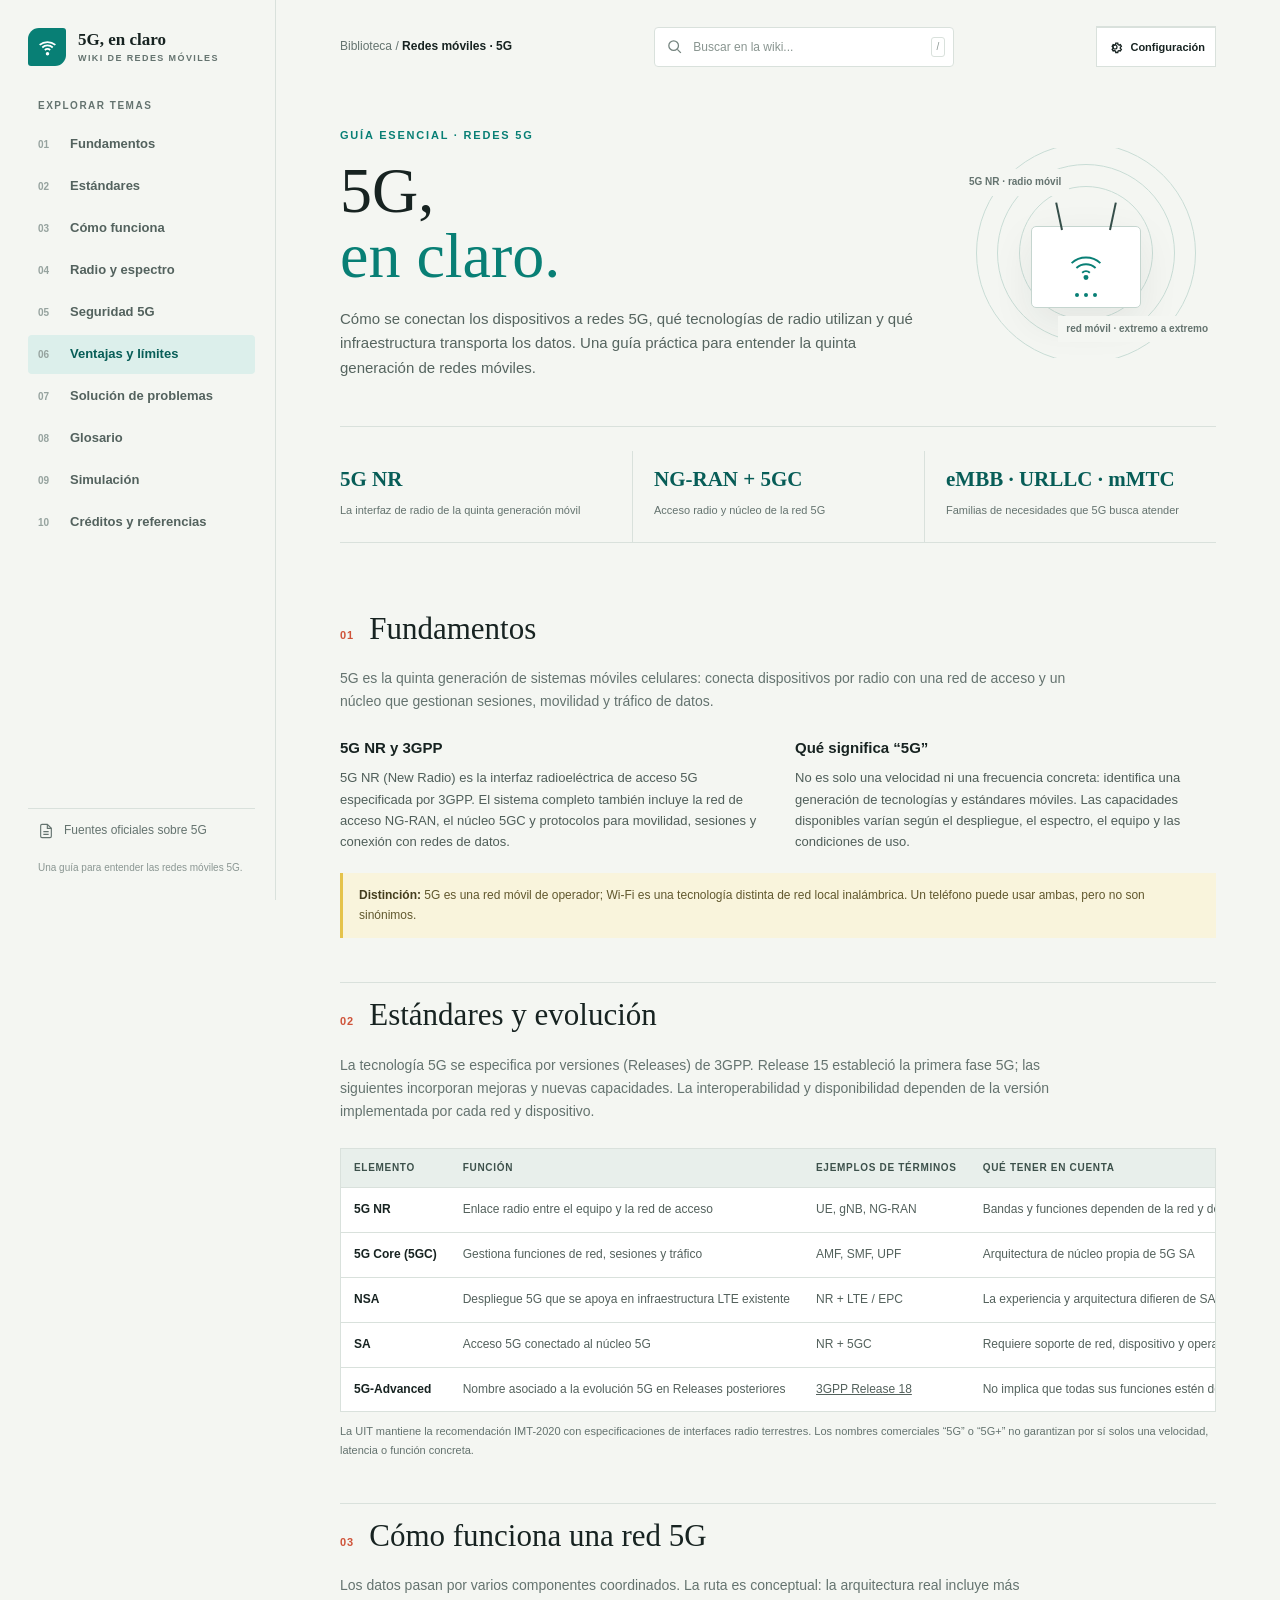
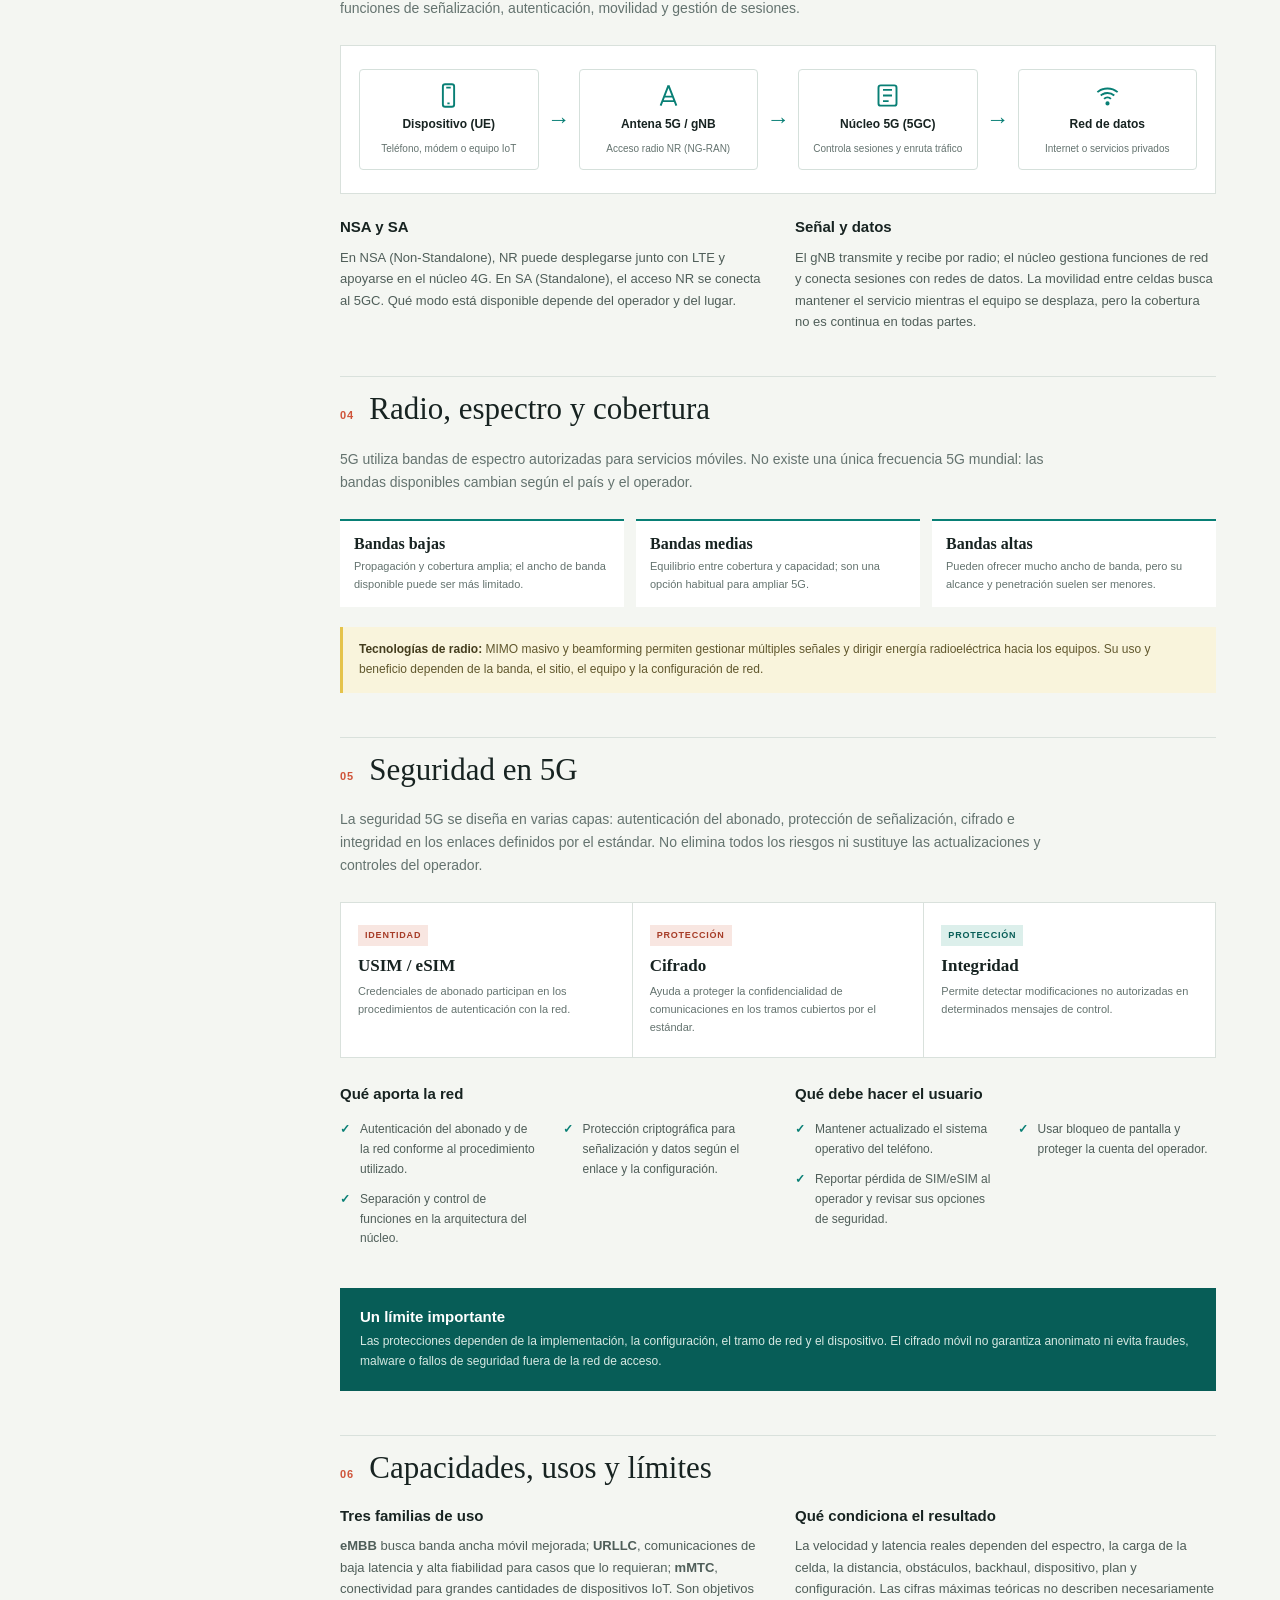
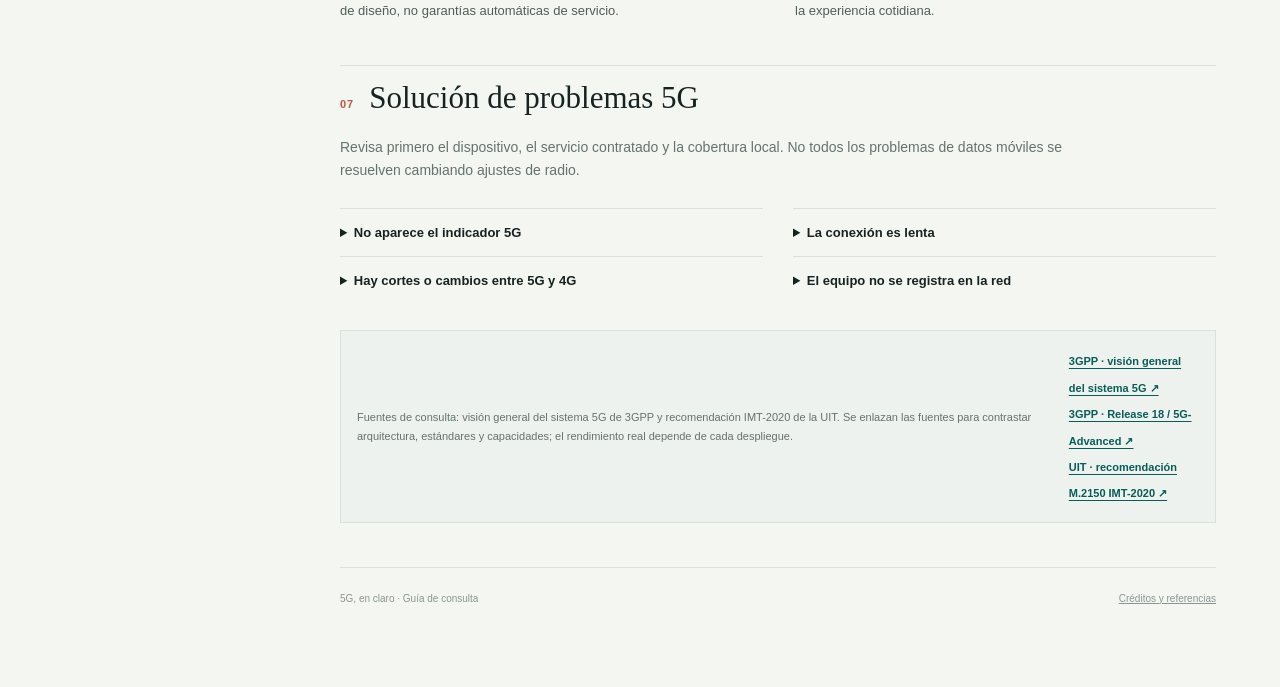
<file: index.html>
<!doctype html>
<html lang="es">
<head>
  <meta charset="utf-8">
  <meta name="viewport" content="width=device-width, initial-scale=1">
  <meta name="theme-color" content="#f4f6f2">
  <meta name="description" content="Una guía clara sobre redes 5G: espectro, radio, infraestructura, protocolos y conectividad.">
  <title>5G, en claro · Wiki</title>
  <link rel="stylesheet" href="styles.css">
</head>
<body>
  <div class="shell">
    <aside class="sidebar" aria-label="Navegación de la wiki">
      <a class="brand" href="#inicio" aria-label="5G, en claro, inicio">
        <span class="brand-mark" aria-hidden="true"><svg viewBox="0 0 24 24" fill="none" stroke="currentColor" stroke-width="2"><path d="M3 9a14 14 0 0 1 18 0M6 12a9 9 0 0 1 12 0m-9 3a4 4 0 0 1 6 0"/><circle cx="12" cy="19" r="1" fill="currentColor"/></svg></span>
        <span class="brand-name">5G, en claro<span class="brand-caption">Wiki de redes móviles</span></span>
      </a>
      <p class="side-label">Explorar temas</p>
      <nav class="nav">
        <a href="#fundamentos" class="active"><span class="nav-num">01</span> Fundamentos</a>
        <a href="#estandares"><span class="nav-num">02</span> Estándares</a>
        <a href="#red"><span class="nav-num">03</span> Cómo funciona</a>
        <a href="#hotspots"><span class="nav-num">04</span> Radio y espectro</a>
        <a href="#seguridad"><span class="nav-num">05</span> Seguridad 5G</a>
        <a href="#ventajas"><span class="nav-num">06</span> Ventajas y límites</a>
        <a href="#problemas"><span class="nav-num">07</span> Solución de problemas</a>
        <a href="glosario.html"><span class="nav-num">08</span> Glosario</a>
        <a href="simulacion.html"><span class="nav-num">09</span> Simulación</a>
        <a href="creditos.html"><span class="nav-num">10</span> Créditos y referencias</a>
      </nav>
      <div class="sidebar-bottom">
        <a class="source-link" href="https://www.3gpp.org/technologies/5g-system-overview" target="_blank" rel="noopener noreferrer">
          <svg viewBox="0 0 24 24" fill="none" stroke="currentColor" stroke-width="1.7"><path d="M14 2H6a2 2 0 0 0-2 2v16a2 2 0 0 0 2 2h12a2 2 0 0 0 2-2V8z"/><path d="M14 2v6h6M8 13h8M8 17h8"/></svg>
          Fuentes oficiales sobre 5G
        </a>
        <p class="side-foot">Una guía para entender las redes móviles 5G.</p>
      </div>
    </aside>

    <main class="content" id="inicio">
      <div class="topbar">
        <div class="crumb">Biblioteca <span aria-hidden="true">/</span> <strong>Redes móviles · 5G</strong></div>
        <label class="search-wrap">
          <svg viewBox="0 0 24 24" fill="none" stroke="currentColor" stroke-width="1.8"><circle cx="10.8" cy="10.8" r="6.8"/><path d="m16 16 5 5"/></svg>
          <input class="search" type="search" placeholder="Buscar en la wiki..." aria-label="Buscar temas en la wiki" id="wiki-search">
          <span class="shortcut" aria-hidden="true">/</span>
        </label>
        <details class="settings-menu">
          <summary aria-label="Configuración" title="Configuración"><svg viewBox="0 0 24 24" fill="none" stroke="currentColor" stroke-width="1.8" aria-hidden="true"><circle cx="12" cy="12" r="3"/><path d="m19.4 15 .1.1 1.4 1.1-1.4 2.4-1.7-.7a8 8 0 0 1-1.6.9l-.3 1.8h-2.8l-.3-1.8a8 8 0 0 1-1.6-.9l-1.7.7-1.4-2.4 1.4-1.1a7 7 0 0 1 0-1.9l-1.4-1.1 1.4-2.4 1.7.7a8 8 0 0 1 1.6-.9l.3-1.8h2.8l.3 1.8a8 8 0 0 1 1.6.9l1.7-.7 1.4 2.4-1.4 1.1a7 7 0 0 1-.1 1.8Z" transform="translate(-1 -2) scale(1.08)"/></svg><span>Configuración</span></summary>
          <div class="settings-panel">
            <label for="site-language">Idioma</label>
            <select id="site-language" data-language-select>
              <option value="es">Español</option><option value="en">English</option><option value="zh-CN">简体中文</option>
            </select>
            <button type="button" class="settings-action" data-print-page>Imprimir / Guardar como PDF</button>
            <a class="settings-action" href="https://www.3gpp.org/technologies/5g-system-overview" target="_blank" rel="noopener noreferrer">Arquitectura 5G · 3GPP</a>
            <a class="settings-action" href="https://www.itu.int/rec/R-REC-M.2150/en" target="_blank" rel="noopener noreferrer">IMT-2020 · ITU</a>
          </div>
        </details>
      </div>

      <header class="hero">
        <div>
          <p class="eyebrow">Guía esencial · Redes 5G</p>
          <h1>5G,<br><em>en claro.</em></h1>
          <p class="hero-copy">Cómo se conectan los dispositivos a redes 5G, qué tecnologías de radio utilizan y qué infraestructura transporta los datos. Una guía práctica para entender la quinta generación de redes móviles.</p>
        </div>
        <div class="hero-visual" aria-hidden="true">
          <span class="signal-field"></span>
          <span class="device-tag tag-one">5G NR · radio móvil</span>
          <div class="router">
            <svg viewBox="0 0 48 48" fill="none" stroke="currentColor" stroke-width="2"><path d="M9 20a22 22 0 0 1 30 0M14 25a15 15 0 0 1 20 0m-14 5a6 6 0 0 1 8 0"/><circle cx="24" cy="35" r="1.6" fill="currentColor"/></svg>
            <span class="router-dots"><i></i><i></i><i></i></span>
          </div>
          <span class="device-tag tag-two">red móvil · extremo a extremo</span>
        </div>
      </header>

      <div class="overview" aria-label="En pocas palabras">
        <div class="overview-item"><strong>5G NR</strong><span>La interfaz de radio de la quinta generación móvil</span></div>
        <div class="overview-item"><strong>NG-RAN + 5GC</strong><span>Acceso radio y núcleo de la red 5G</span></div>
        <div class="overview-item"><strong>eMBB · URLLC · mMTC</strong><span>Familias de necesidades que 5G busca atender</span></div>
      </div>

      <div class="empty-state" id="empty-state">No encontramos temas que coincidan. Prueba con otra palabra.</div>

      <section class="wiki-section" id="fundamentos" data-search="fundamentos 5g quinta generación telefonía móvil 3gpp imt-2020 red celular">
        <div class="section-heading"><span class="section-index">01</span><h2>Fundamentos</h2></div>
        <p class="section-intro">5G es la quinta generación de sistemas móviles celulares: conecta dispositivos por radio con una red de acceso y un núcleo que gestionan sesiones, movilidad y tráfico de datos.</p>
        <div class="columns">
          <div>
            <h3>5G NR y 3GPP</h3>
            <p class="text">5G NR (New Radio) es la interfaz radioeléctrica de acceso 5G especificada por 3GPP. El sistema completo también incluye la red de acceso NG-RAN, el núcleo 5GC y protocolos para movilidad, sesiones y conexión con redes de datos.</p>
          </div>
          <div>
            <h3>Qué significa “5G”</h3>
            <p class="text">No es solo una velocidad ni una frecuencia concreta: identifica una generación de tecnologías y estándares móviles. Las capacidades disponibles varían según el despliegue, el espectro, el equipo y las condiciones de uso.</p>
          </div>
        </div>
        <p class="note"><strong>Distinción:</strong> 5G es una red móvil de operador; Wi-Fi es una tecnología distinta de red local inalámbrica. Un teléfono puede usar ambas, pero no son sinónimos.</p>
      </section>

      <section class="wiki-section" id="estandares" data-search="estándares 3gpp release 15 release 16 release 17 release 18 5g advanced 5g nr imt-2020">
        <div class="section-heading"><span class="section-index">02</span><h2>Estándares y evolución</h2></div>
        <p class="section-intro">La tecnología 5G se especifica por versiones (Releases) de 3GPP. Release 15 estableció la primera fase 5G; las siguientes incorporan mejoras y nuevas capacidades. La interoperabilidad y disponibilidad dependen de la versión implementada por cada red y dispositivo.</p>
        <div class="table-wrap">
          <table>
            <thead><tr><th>Elemento</th><th>Función</th><th>Ejemplos de términos</th><th>Qué tener en cuenta</th></tr></thead>
            <tbody>
              <tr><td>5G NR</td><td>Enlace radio entre el equipo y la red de acceso</td><td>UE, gNB, NG-RAN</td><td>Bandas y funciones dependen de la red y del equipo</td></tr>
              <tr><td>5G Core (5GC)</td><td>Gestiona funciones de red, sesiones y tráfico</td><td>AMF, SMF, UPF</td><td>Arquitectura de núcleo propia de 5G SA</td></tr>
              <tr><td>NSA</td><td>Despliegue 5G que se apoya en infraestructura LTE existente</td><td>NR + LTE / EPC</td><td>La experiencia y arquitectura difieren de SA</td></tr>
              <tr><td>SA</td><td>Acceso 5G conectado al núcleo 5G</td><td>NR + 5GC</td><td>Requiere soporte de red, dispositivo y operador</td></tr>
              <tr><td>5G-Advanced</td><td>Nombre asociado a la evolución 5G en Releases posteriores</td><td><a href="https://www.3gpp.org/specifications-technologies/releases/release-18" target="_blank" rel="noopener noreferrer">3GPP Release 18</a></td><td>No implica que todas sus funciones estén desplegadas</td></tr>
            </tbody>
          </table>
        </div>
        <p class="table-note">La UIT mantiene la recomendación IMT-2020 con especificaciones de interfaces radio terrestres. Los nombres comerciales “5G” o “5G+” no garantizan por sí solos una velocidad, latencia o función concreta.</p>
      </section>

      <section class="wiki-section" id="red" data-search="red gnb ng-ran 5gc núcleo core ue dispositivo usuario internet datos señal">
        <div class="section-heading"><span class="section-index">03</span><h2>Cómo funciona una red 5G</h2></div>
        <p class="section-intro">Los datos pasan por varios componentes coordinados. La ruta es conceptual: la arquitectura real incluye más funciones de señalización, autenticación, movilidad y gestión de sesiones.</p>
        <div class="network-diagram" aria-label="Recorrido desde un dispositivo móvil, por la red de acceso 5G y el núcleo, hasta una red de datos">
          <div class="node"><svg viewBox="0 0 24 24" fill="none" stroke="currentColor" stroke-width="1.7"><rect x="7" y="2" width="10" height="20" rx="2"/><path d="M10 5h4m-3 14h2"/></svg><strong>Dispositivo (UE)</strong><small>Teléfono, módem o equipo IoT</small></div>
          <span class="arrow" aria-hidden="true">→</span>
          <div class="node"><svg viewBox="0 0 24 24" fill="none" stroke="currentColor" stroke-width="1.7"><path d="M12 3 5 21m7-18 7 18M8 13h8M6.5 17h11"/></svg><strong>Antena 5G / gNB</strong><small>Acceso radio NR (NG-RAN)</small></div>
          <span class="arrow" aria-hidden="true">→</span>
          <div class="node"><svg viewBox="0 0 24 24" fill="none" stroke="currentColor" stroke-width="1.7"><rect x="4" y="3" width="16" height="18" rx="2"/><path d="M8 7h8m-8 5h8m-8 5h5"/></svg><strong>Núcleo 5G (5GC)</strong><small>Controla sesiones y enruta tráfico</small></div>
          <span class="arrow" aria-hidden="true">→</span>
          <div class="node"><svg viewBox="0 0 24 24" fill="none" stroke="currentColor" stroke-width="1.7"><path d="M3 9a14 14 0 0 1 18 0M6 12a9 9 0 0 1 12 0m-9 3a4 4 0 0 1 6 0"/><circle cx="12" cy="19" r="1" fill="currentColor"/></svg><strong>Red de datos</strong><small>Internet o servicios privados</small></div>
        </div>
        <div class="columns">
          <div><h3>NSA y SA</h3><p class="text">En NSA (Non-Standalone), NR puede desplegarse junto con LTE y apoyarse en el núcleo 4G. En SA (Standalone), el acceso NR se conecta al 5GC. Qué modo está disponible depende del operador y del lugar.</p></div>
          <div><h3>Señal y datos</h3><p class="text">El gNB transmite y recibe por radio; el núcleo gestiona funciones de red y conecta sesiones con redes de datos. La movilidad entre celdas busca mantener el servicio mientras el equipo se desplaza, pero la cobertura no es continua en todas partes.</p></div>
        </div>
      </section>

      <section class="wiki-section" id="hotspots" data-search="radio espectro frecuencias bandas baja media alta sub-6 ghz milimétrica massive mimo beamforming">
        <div class="section-heading"><span class="section-index">04</span><h2>Radio, espectro y cobertura</h2></div>
        <p class="section-intro">5G utiliza bandas de espectro autorizadas para servicios móviles. No existe una única frecuencia 5G mundial: las bandas disponibles cambian según el país y el operador.</p>
        <div class="device-grid">
          <div class="device"><strong>Bandas bajas</strong><p>Propagación y cobertura amplia; el ancho de banda disponible puede ser más limitado.</p></div>
          <div class="device"><strong>Bandas medias</strong><p>Equilibrio entre cobertura y capacidad; son una opción habitual para ampliar 5G.</p></div>
          <div class="device"><strong>Bandas altas</strong><p>Pueden ofrecer mucho ancho de banda, pero su alcance y penetración suelen ser menores.</p></div>
        </div>
        <p class="note"><strong>Tecnologías de radio:</strong> MIMO masivo y beamforming permiten gestionar múltiples señales y dirigir energía radioeléctrica hacia los equipos. Su uso y beneficio dependen de la banda, el sitio, el equipo y la configuración de red.</p>
      </section>

      <section class="wiki-section" id="seguridad" data-search="seguridad 5g sim usim autenticación cifrado integridad privacidad amenazas">
        <div class="section-heading"><span class="section-index">05</span><h2>Seguridad en 5G</h2></div>
        <p class="section-intro">La seguridad 5G se diseña en varias capas: autenticación del abonado, protección de señalización, cifrado e integridad en los enlaces definidos por el estándar. No elimina todos los riesgos ni sustituye las actualizaciones y controles del operador.</p>
        <div class="security-list">
          <div class="security-item"><span class="level">Identidad</span><h3>USIM / eSIM</h3><p>Credenciales de abonado participan en los procedimientos de autenticación con la red.</p></div>
          <div class="security-item"><span class="level">Protección</span><h3>Cifrado</h3><p>Ayuda a proteger la confidencialidad de comunicaciones en los tramos cubiertos por el estándar.</p></div>
          <div class="security-item recommended"><span class="level">Protección</span><h3>Integridad</h3><p>Permite detectar modificaciones no autorizadas en determinados mensajes de control.</p></div>
        </div>
        <div class="columns security-advice">
          <div><h3>Qué aporta la red</h3><ul class="check-list"><li>Autenticación del abonado y de la red conforme al procedimiento utilizado.</li><li>Protección criptográfica para señalización y datos según el enlace y la configuración.</li><li>Separación y control de funciones en la arquitectura del núcleo.</li></ul></div>
          <div><h3>Qué debe hacer el usuario</h3><ul class="check-list"><li>Mantener actualizado el sistema operativo del teléfono.</li><li>Usar bloqueo de pantalla y proteger la cuenta del operador.</li><li>Reportar pérdida de SIM/eSIM al operador y revisar sus opciones de seguridad.</li></ul></div>
        </div>
        <div class="callout"><h3>Un límite importante</h3><p>Las protecciones dependen de la implementación, la configuración, el tramo de red y el dispositivo. El cifrado móvil no garantiza anonimato ni evita fraudes, malware o fallos de seguridad fuera de la red de acceso.</p></div>
      </section>

      <section class="wiki-section" id="ventajas" data-search="ventajas límites emmb urllc mmtc banda ancha baja latencia internet de las cosas industria">
        <div class="section-heading"><span class="section-index">06</span><h2>Capacidades, usos y límites</h2></div>
        <div class="columns">
          <div><h3>Tres familias de uso</h3><p class="text"><strong>eMBB</strong> busca banda ancha móvil mejorada; <strong>URLLC</strong>, comunicaciones de baja latencia y alta fiabilidad para casos que lo requieran; <strong>mMTC</strong>, conectividad para grandes cantidades de dispositivos IoT. Son objetivos de diseño, no garantías automáticas de servicio.</p></div>
          <div><h3>Qué condiciona el resultado</h3><p class="text">La velocidad y latencia reales dependen del espectro, la carga de la celda, la distancia, obstáculos, backhaul, dispositivo, plan y configuración. Las cifras máximas teóricas no describen necesariamente la experiencia cotidiana.</p></div>
        </div>
      </section>

      <section class="wiki-section" id="problemas" data-search="solución problemas 5g señal no aparece lento desconexiones cobertura sim operador datos móviles">
        <div class="section-heading"><span class="section-index">07</span><h2>Solución de problemas 5G</h2></div>
        <p class="section-intro">Revisa primero el dispositivo, el servicio contratado y la cobertura local. No todos los problemas de datos móviles se resuelven cambiando ajustes de radio.</p>
        <div class="trouble-list">
          <details><summary>No aparece el indicador 5G</summary><p>Comprueba que el teléfono admita las bandas usadas por el operador, que el plan y la SIM/eSIM estén habilitados para 5G y que haya cobertura en la ubicación. El dispositivo puede cambiar a 4G según señal y disponibilidad.</p></details>
          <details><summary>La conexión es lenta</summary><p>Prueba en otra ubicación y horario, revisa si la celda está congestionada y confirma el consumo o las restricciones del plan. La etiqueta 5G por sí sola no determina la velocidad.</p></details>
          <details><summary>Hay cortes o cambios entre 5G y 4G</summary><p>El equipo puede cambiar de tecnología para mantener la conexión o ahorrar energía. Reinicia el dispositivo, instala actualizaciones y consulta al operador si el problema persiste en zonas con cobertura declarada.</p></details>
          <details><summary>El equipo no se registra en la red</summary><p>Activa y desactiva el modo avión, reinicia el teléfono y revisa que la selección automática de red esté habilitada. Si continúa, comprueba el estado de la cuenta y contacta al operador; evita restablecer ajustes sin guardar las configuraciones necesarias.</p></details>
        </div>
        <div class="source-note"><p>Fuentes de consulta: visión general del sistema 5G de 3GPP y recomendación IMT-2020 de la UIT. Se enlazan las fuentes para contrastar arquitectura, estándares y capacidades; el rendimiento real depende de cada despliegue.</p><div><a href="https://www.3gpp.org/technologies/5g-system-overview" target="_blank" rel="noopener noreferrer">3GPP · visión general del sistema 5G ↗</a><br><a href="https://www.3gpp.org/specifications-technologies/releases/release-18" target="_blank" rel="noopener noreferrer">3GPP · Release 18 / 5G-Advanced ↗</a><br><a href="https://www.itu.int/rec/R-REC-M.2150/en" target="_blank" rel="noopener noreferrer">UIT · recomendación M.2150 IMT-2020 ↗</a></div></div>
      </section>

      <footer class="footer"><span>5G, en claro · Guía de consulta</span><a href="creditos.html">Créditos y referencias</a></footer>
    </main>
  </div>
  <script>
    const searchInput = document.querySelector('#wiki-search');
    const sections = [...document.querySelectorAll('.wiki-section')];
    const emptyState = document.querySelector('#empty-state');
    const navLinks = [...document.querySelectorAll('.nav a')];

    searchInput.addEventListener('input', () => {
      const query = searchInput.value.trim().toLocaleLowerCase('es');
      document.body.classList.toggle('searching', Boolean(query));
      let matches = 0;
      for (const section of sections) {
        const haystack = `${section.dataset.search} ${section.textContent}`.toLocaleLowerCase('es');
        const matched = !query || haystack.includes(query);
        section.classList.toggle('match', matched);
        if (matched) matches++;
      }
      emptyState.classList.toggle('show', Boolean(query) && matches === 0);
    });

    document.addEventListener('keydown', (event) => {
      if (event.key === '/' && !['INPUT', 'TEXTAREA'].includes(document.activeElement.tagName)) {
        event.preventDefault();
        searchInput.focus();
      }
      if (event.key === 'Escape' && document.activeElement === searchInput) {
        searchInput.value = '';
        searchInput.dispatchEvent(new Event('input'));
        searchInput.blur();
      }
    });

    const observer = new IntersectionObserver((entries) => {
      for (const entry of entries) {
        if (entry.isIntersecting) {
          navLinks.forEach(link => link.classList.toggle('active', link.hash === `#${entry.target.id}`));
        }
      }
    }, { rootMargin: '-15% 0px -70% 0px' });
    sections.forEach(section => observer.observe(section));
  </script>
  <script src="settings.js"></script>
</body>
</html>
</file>
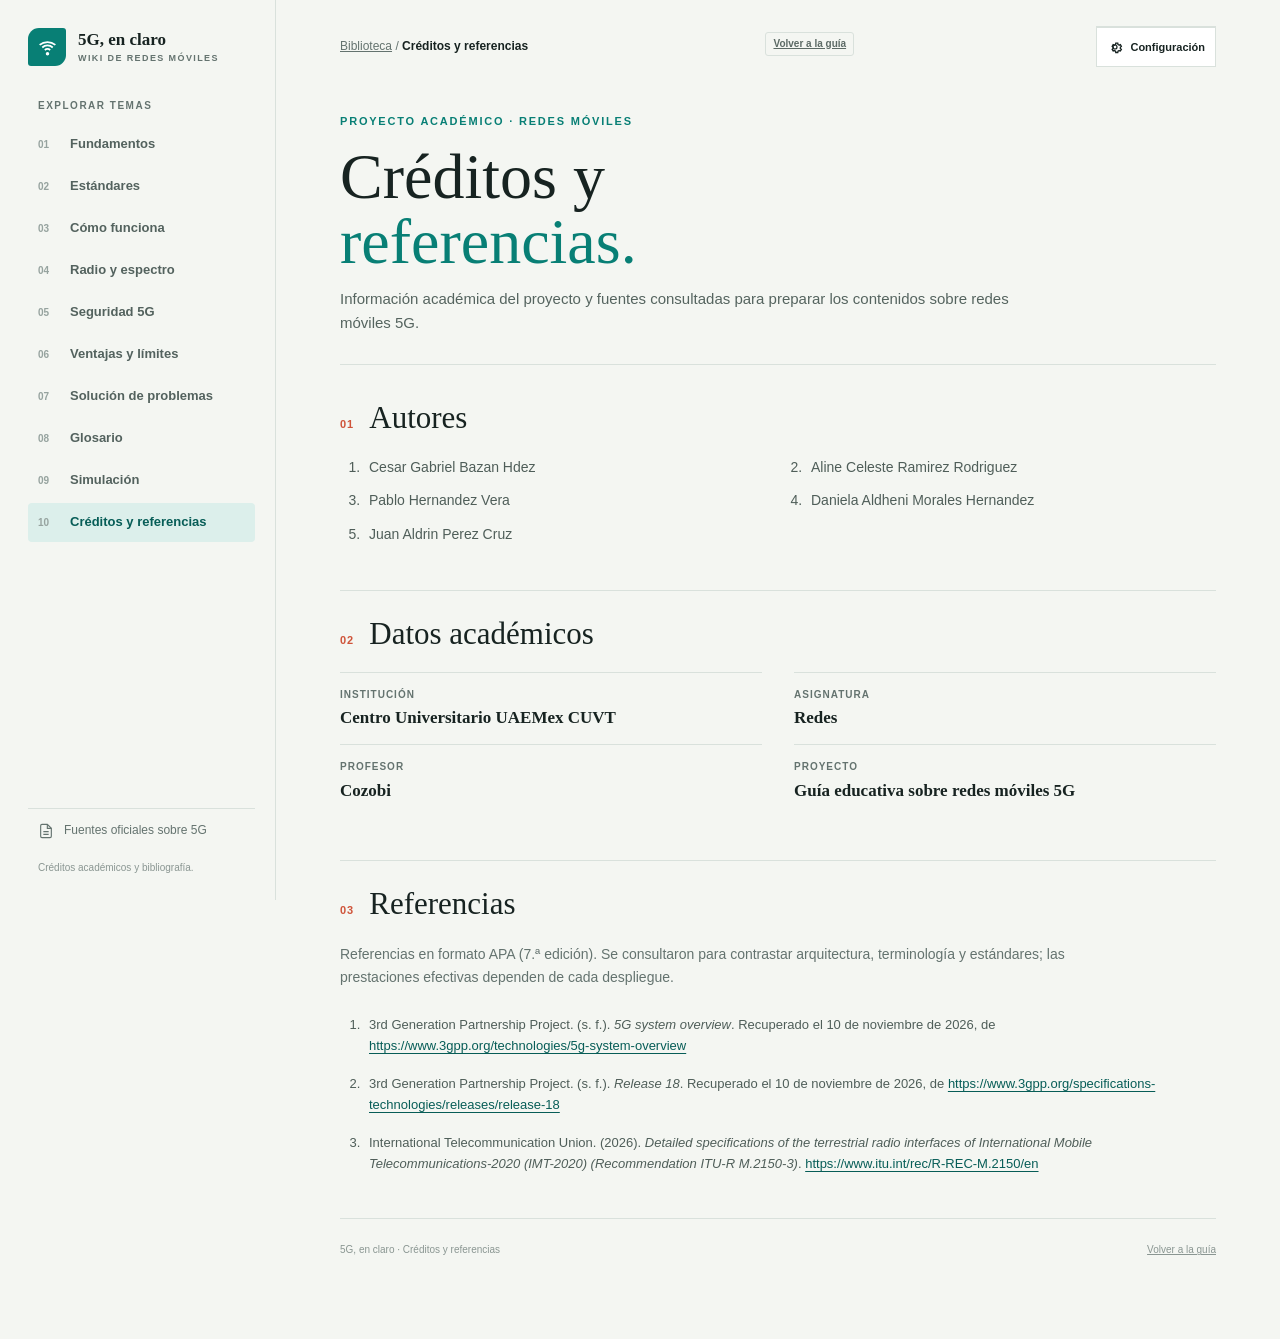
<file: creditos.html>
<!doctype html>
<html lang="es">
<head>
  <meta charset="utf-8">
  <meta name="viewport" content="width=device-width, initial-scale=1">
  <meta name="theme-color" content="#f4f6f2">
  <meta name="description" content="Créditos académicos y referencias bibliográficas de la guía educativa sobre redes móviles 5G.">
  <title>Créditos y referencias · 5G, en claro</title>
  <link rel="stylesheet" href="styles.css">
</head>
<body>
  <div class="shell">
    <aside class="sidebar" aria-label="Navegación de la wiki">
      <a class="brand" href="index.html#inicio" aria-label="5G, en claro, inicio">
        <span class="brand-mark" aria-hidden="true"><svg viewBox="0 0 24 24" fill="none" stroke="currentColor" stroke-width="2"><path d="M3 9a14 14 0 0 1 18 0M6 12a9 9 0 0 1 12 0m-9 3a4 4 0 0 1 6 0"/><circle cx="12" cy="19" r="1" fill="currentColor"/></svg></span>
        <span class="brand-name">5G, en claro<span class="brand-caption">Wiki de redes móviles</span></span>
      </a>
      <p class="side-label">Explorar temas</p>
      <nav class="nav">
        <a href="index.html#fundamentos"><span class="nav-num">01</span> Fundamentos</a>
        <a href="index.html#estandares"><span class="nav-num">02</span> Estándares</a>
        <a href="index.html#red"><span class="nav-num">03</span> Cómo funciona</a>
        <a href="index.html#hotspots"><span class="nav-num">04</span> Radio y espectro</a>
        <a href="index.html#seguridad"><span class="nav-num">05</span> Seguridad 5G</a>
        <a href="index.html#ventajas"><span class="nav-num">06</span> Ventajas y límites</a>
        <a href="index.html#problemas"><span class="nav-num">07</span> Solución de problemas</a>
        <a href="glosario.html"><span class="nav-num">08</span> Glosario</a>
        <a href="simulacion.html"><span class="nav-num">09</span> Simulación</a>
        <a href="creditos.html" class="active" aria-current="page"><span class="nav-num">10</span> Créditos y referencias</a>
      </nav>
      <div class="sidebar-bottom">
        <a class="source-link" href="https://www.3gpp.org/technologies/5g-system-overview" target="_blank" rel="noopener noreferrer">
          <svg viewBox="0 0 24 24" fill="none" stroke="currentColor" stroke-width="1.7" aria-hidden="true"><path d="M14 2H6a2 2 0 0 0-2 2v16a2 2 0 0 0 2 2h12a2 2 0 0 0 2-2V8z"/><path d="M14 2v6h6M8 13h8M8 17h8"/></svg>
          Fuentes oficiales sobre 5G
        </a>
        <p class="side-foot">Créditos académicos y bibliografía.</p>
      </div>
    </aside>

    <main class="content">
      <div class="topbar">
        <div class="crumb"><a href="index.html">Biblioteca</a> <span aria-hidden="true">/</span> <strong>Créditos y referencias</strong></div>
        <a class="tag" href="index.html">Volver a la guía</a>
        <details class="settings-menu">
          <summary aria-label="Configuración" title="Configuración"><svg viewBox="0 0 24 24" fill="none" stroke="currentColor" stroke-width="1.8" aria-hidden="true"><circle cx="12" cy="12" r="3"/><path d="m19.4 15 .1.1 1.4 1.1-1.4 2.4-1.7-.7a8 8 0 0 1-1.6.9l-.3 1.8h-2.8l-.3-1.8a8 8 0 0 1-1.6-.9l-1.7.7-1.4-2.4 1.4-1.1a7 7 0 0 1 0-1.9l-1.4-1.1 1.4-2.4 1.7.7a8 8 0 0 1 1.6-.9l.3-1.8h2.8l.3 1.8a8 8 0 0 1 1.6.9l1.7-.7 1.4 2.4-1.4 1.1a7 7 0 0 1-.1 1.8Z" transform="translate(-1 -2) scale(1.08)"/></svg><span>Configuración</span></summary>
          <div class="settings-panel">
            <label for="site-language">Idioma</label>
            <select id="site-language" data-language-select>
              <option value="es">Español</option><option value="en">English</option><option value="zh-CN">简体中文</option>
            </select>
            <button type="button" class="settings-action" data-print-page>Imprimir / Guardar como PDF</button>
          </div>
        </details>
      </div>

      <header class="glossary-hero credits-hero">
        <p class="eyebrow">Proyecto académico · Redes móviles</p>
        <h1>Créditos y<br><em>referencias.</em></h1>
        <p class="hero-copy">Información académica del proyecto y fuentes consultadas para preparar los contenidos sobre redes móviles 5G.</p>
      </header>

      <section class="wiki-section credits-section" aria-labelledby="credits-authors">
        <div class="section-heading"><span class="section-index">01</span><h2 id="credits-authors">Autores</h2></div>
        <ol class="credits-authors">
          <li>Cesar Gabriel Bazan Hdez</li>
          <li>Aline Celeste Ramirez Rodriguez</li>
          <li>Pablo Hernandez Vera</li>
          <li>Daniela Aldheni Morales Hernandez</li>
          <li>Juan Aldrin Perez Cruz</li>
        </ol>
      </section>

      <section class="wiki-section credits-section" aria-labelledby="credits-institution">
        <div class="section-heading"><span class="section-index">02</span><h2 id="credits-institution">Datos académicos</h2></div>
        <dl class="credits-details">
          <div><dt>Institución</dt><dd>Centro Universitario UAEMex CUVT</dd></div>
          <div><dt>Asignatura</dt><dd>Redes</dd></div>
          <div><dt>Profesor</dt><dd>Cozobi</dd></div>
          <div><dt>Proyecto</dt><dd>Guía educativa sobre redes móviles 5G</dd></div>
        </dl>
      </section>

      <section class="wiki-section credits-section" aria-labelledby="credits-references">
        <div class="section-heading"><span class="section-index">03</span><h2 id="credits-references">Referencias</h2></div>
        <p class="section-intro">Referencias en formato APA (7.ª edición). Se consultaron para contrastar arquitectura, terminología y estándares; las prestaciones efectivas dependen de cada despliegue.</p>
        <ol class="reference-list">
          <li>3rd Generation Partnership Project. (s. f.). <em>5G system overview</em>. <span>Recuperado el 10 de noviembre de 2026, de</span> <a href="https://www.3gpp.org/technologies/5g-system-overview" target="_blank" rel="noopener noreferrer">https://www.3gpp.org/technologies/5g-system-overview</a></li>
          <li>3rd Generation Partnership Project. (s. f.). <em>Release 18</em>. <span>Recuperado el 10 de noviembre de 2026, de</span> <a href="https://www.3gpp.org/specifications-technologies/releases/release-18" target="_blank" rel="noopener noreferrer">https://www.3gpp.org/specifications-technologies/releases/release-18</a></li>
          <li>International Telecommunication Union. (2026). <em>Detailed specifications of the terrestrial radio interfaces of International Mobile Telecommunications-2020 (IMT-2020) (Recommendation ITU-R M.2150-3)</em>. <a href="https://www.itu.int/rec/R-REC-M.2150/en" target="_blank" rel="noopener noreferrer">https://www.itu.int/rec/R-REC-M.2150/en</a></li>
        </ol>
      </section>

      <footer class="footer"><span>5G, en claro · Créditos y referencias</span><a href="index.html">Volver a la guía</a></footer>
    </main>
  </div>
  <script src="settings.js"></script>
</body>
</html>
</file>
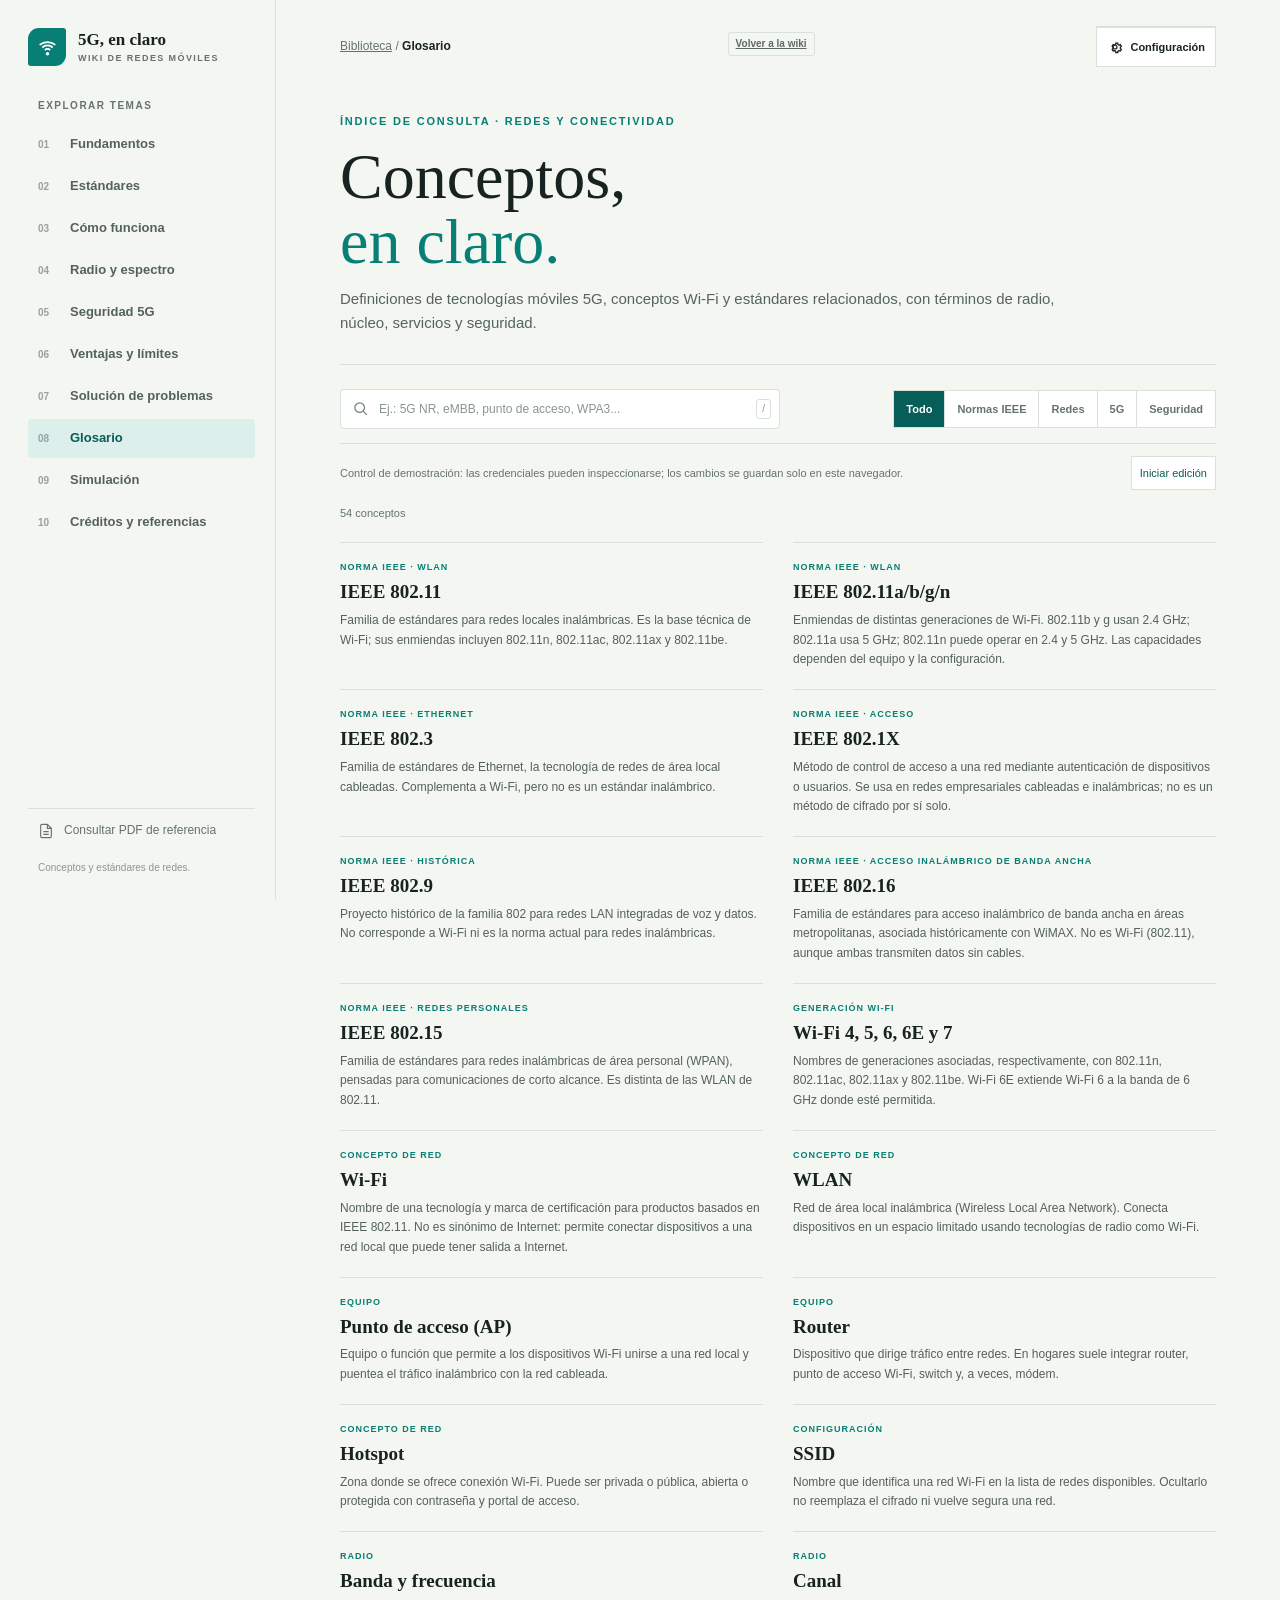
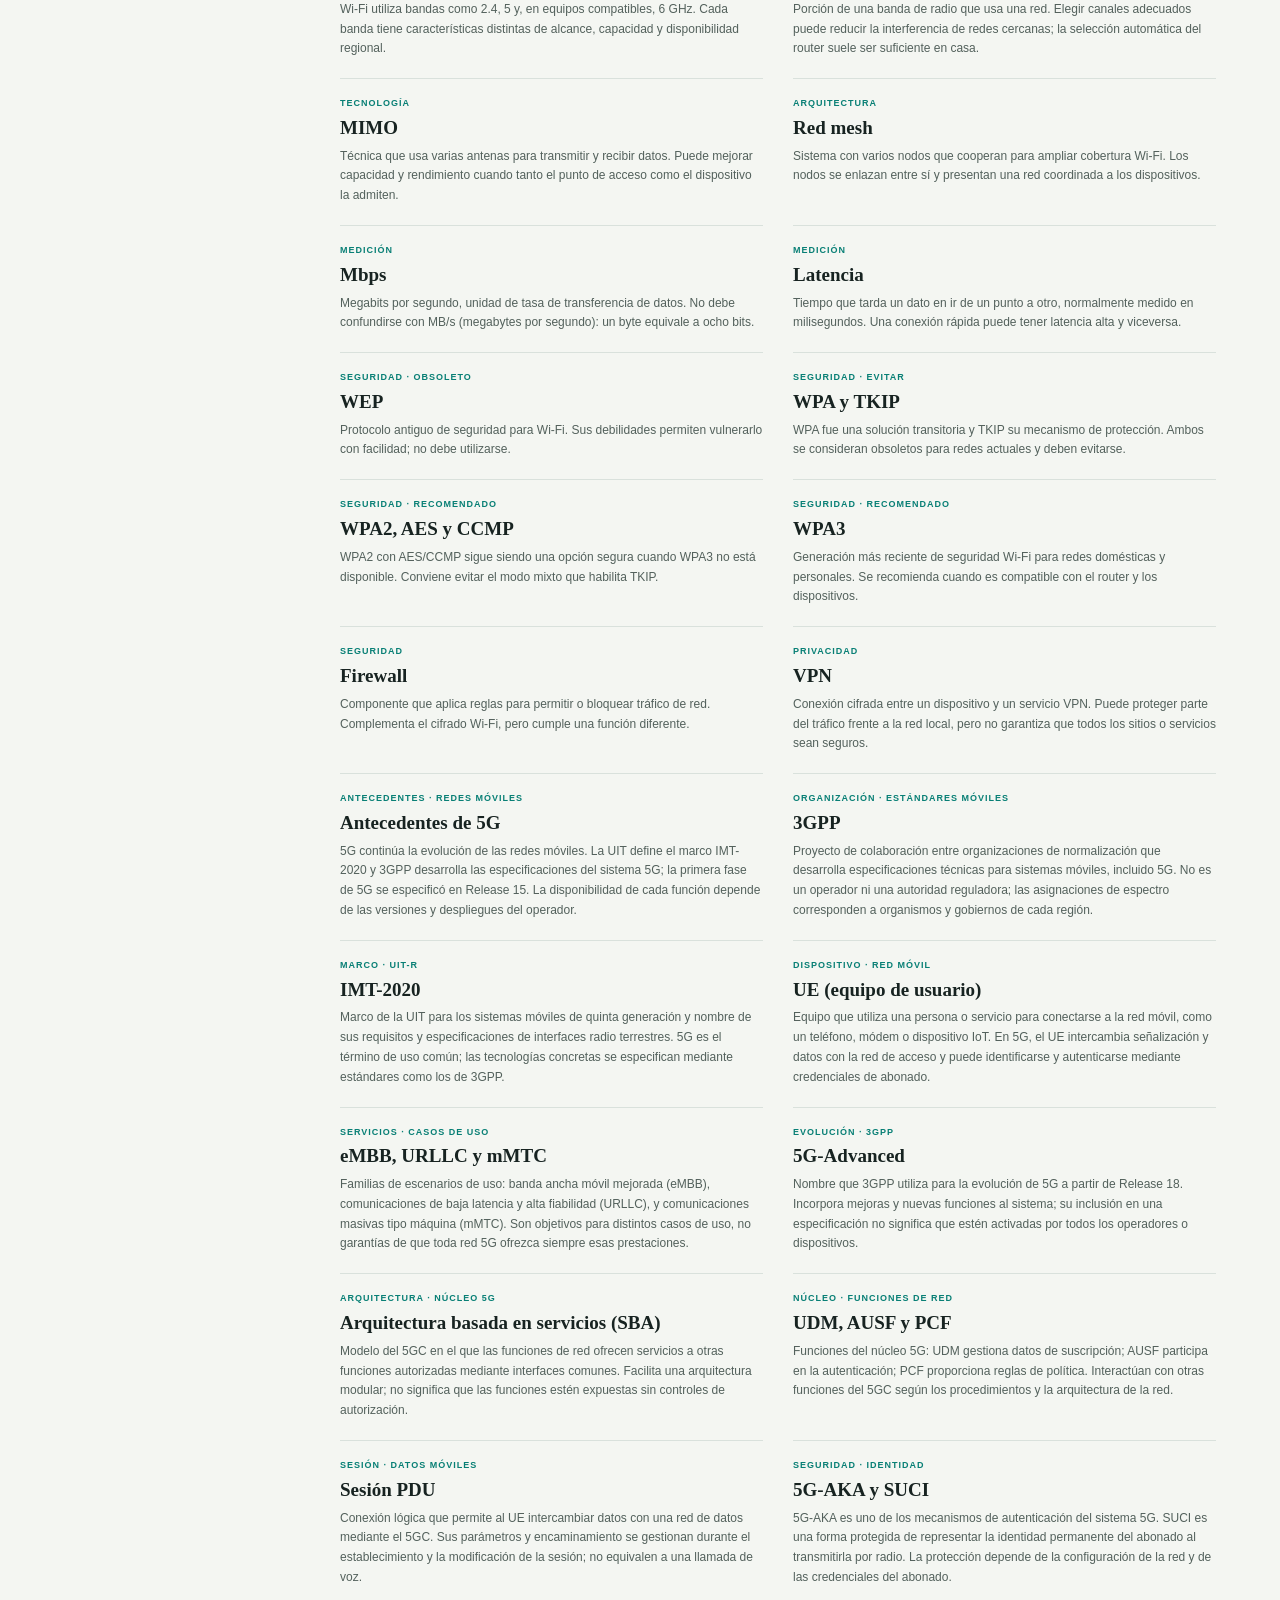
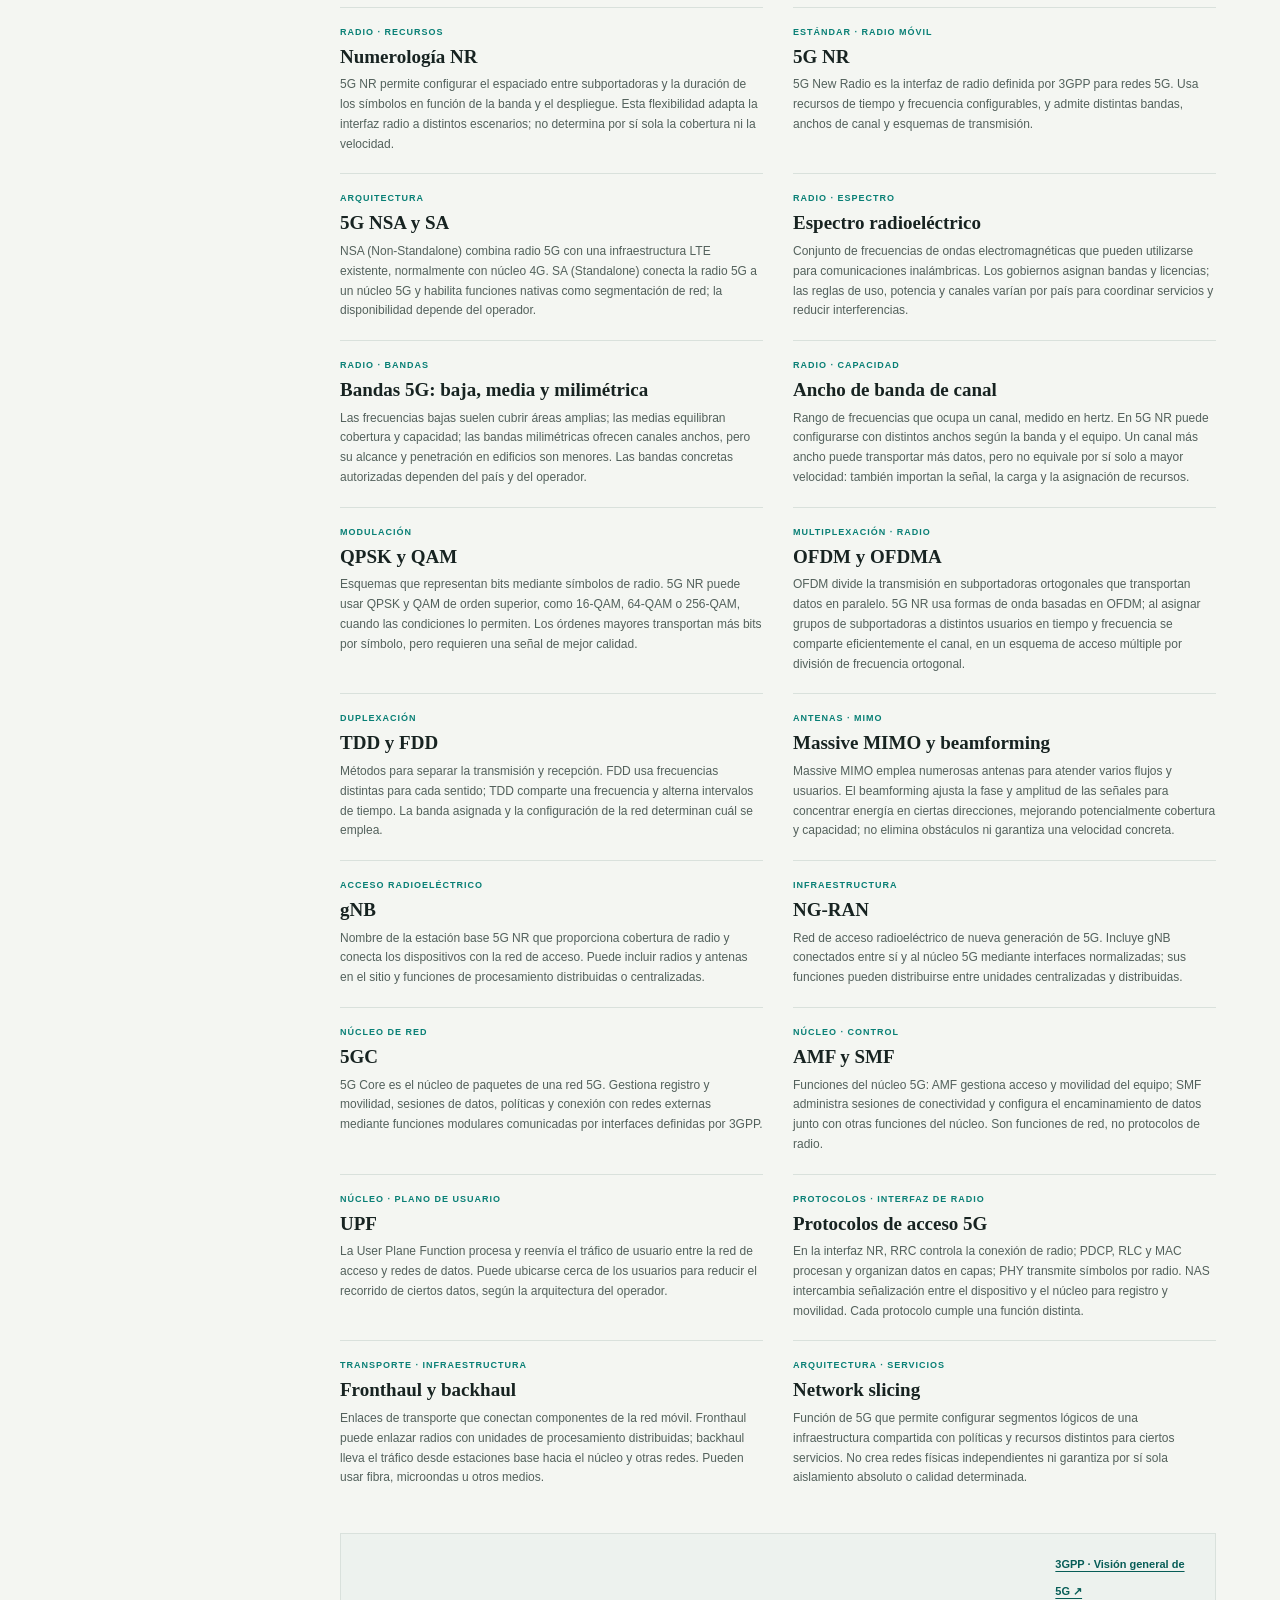
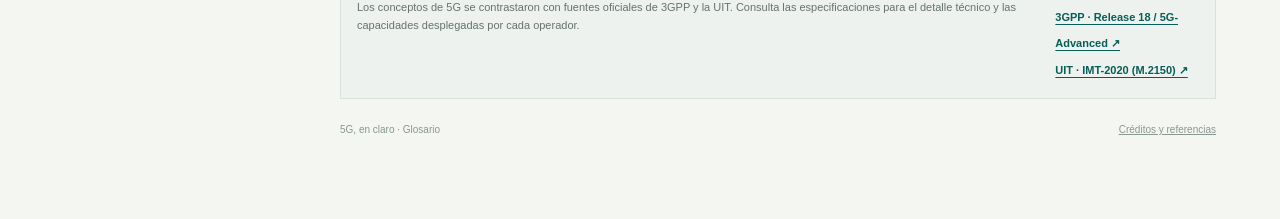
<file: glosario.html>
<!doctype html>
<html lang="es">
<head>
  <meta charset="utf-8">
  <meta name="viewport" content="width=device-width, initial-scale=1">
  <meta name="theme-color" content="#f4f6f2">
  <meta name="description" content="Consulta definiciones de redes 5G, tecnologías de radio, protocolos e infraestructura de conectividad.">
  <title>Glosario de redes · 5G, en claro</title>
  <link rel="stylesheet" href="styles.css">
</head>
<body>
  <div class="shell">
    <aside class="sidebar" aria-label="Navegación de la wiki">
      <a class="brand" href="index.html#inicio" aria-label="5G, en claro, inicio">
        <span class="brand-mark" aria-hidden="true"><svg viewBox="0 0 24 24" fill="none" stroke="currentColor" stroke-width="2"><path d="M3 9a14 14 0 0 1 18 0M6 12a9 9 0 0 1 12 0m-9 3a4 4 0 0 1 6 0"/><circle cx="12" cy="19" r="1" fill="currentColor"/></svg></span>
        <span class="brand-name">5G, en claro<span class="brand-caption">Wiki de redes móviles</span></span>
      </a>
      <p class="side-label">Explorar temas</p>
      <nav class="nav">
        <a href="index.html#fundamentos"><span class="nav-num">01</span> Fundamentos</a>
        <a href="index.html#estandares"><span class="nav-num">02</span> Estándares</a>
        <a href="index.html#red"><span class="nav-num">03</span> Cómo funciona</a>
        <a href="index.html#hotspots"><span class="nav-num">04</span> Radio y espectro</a>
        <a href="index.html#seguridad"><span class="nav-num">05</span> Seguridad 5G</a>
        <a href="index.html#ventajas"><span class="nav-num">06</span> Ventajas y límites</a>
        <a href="index.html#problemas"><span class="nav-num">07</span> Solución de problemas</a>
        <a href="glosario.html" class="active" aria-current="page"><span class="nav-num">08</span> Glosario</a>
        <a href="simulacion.html"><span class="nav-num">09</span> Simulación</a>
        <a href="creditos.html"><span class="nav-num">10</span> Créditos y referencias</a>
      </nav>
      <div class="sidebar-bottom">
        <a class="source-link" href="16%20Wifi.pdf" target="_blank" rel="noopener">
          <svg viewBox="0 0 24 24" fill="none" stroke="currentColor" stroke-width="1.7"><path d="M14 2H6a2 2 0 0 0-2 2v16a2 2 0 0 0 2 2h12a2 2 0 0 0 2-2V8z"/><path d="M14 2v6h6M8 13h8M8 17h8"/></svg>
          Consultar PDF de referencia
        </a>
        <p class="side-foot">Conceptos y estándares de redes.</p>
      </div>
    </aside>

    <main class="content">
      <div class="topbar">
        <div class="crumb"><a href="index.html">Biblioteca</a> <span aria-hidden="true">/</span> <strong>Glosario</strong></div>
        <a class="tag" href="index.html">Volver a la wiki</a>
        <details class="settings-menu">
          <summary aria-label="Configuración" title="Configuración"><svg viewBox="0 0 24 24" fill="none" stroke="currentColor" stroke-width="1.8" aria-hidden="true"><circle cx="12" cy="12" r="3"/><path d="m19.4 15 .1.1 1.4 1.1-1.4 2.4-1.7-.7a8 8 0 0 1-1.6.9l-.3 1.8h-2.8l-.3-1.8a8 8 0 0 1-1.6-.9l-1.7.7-1.4-2.4 1.4-1.1a7 7 0 0 1 0-1.9l-1.4-1.1 1.4-2.4 1.7.7a8 8 0 0 1 1.6-.9l.3-1.8h2.8l.3 1.8a8 8 0 0 1 1.6.9l1.7-.7 1.4 2.4-1.4 1.1a7 7 0 0 1-.1 1.8Z" transform="translate(-1 -2) scale(1.08)"/></svg><span>Configuración</span></summary>
          <div class="settings-panel"><label for="site-language">Idioma</label><select id="site-language" data-language-select><option value="es">Español</option><option value="en">English</option><option value="zh-CN">简体中文</option></select><button type="button" class="settings-action" data-print-page>Imprimir / Guardar como PDF</button><a class="settings-action" href="16%20Wifi.pdf" download>Descargar PDF de referencia</a><a class="settings-action" href="wifi-guia.pptx" download>Descargar PowerPoint</a></div>
        </details>
      </div>

      <header class="glossary-hero">
        <p class="eyebrow">Índice de consulta · Redes y conectividad</p>
        <h1>Conceptos,<br><em>en claro.</em></h1>
        <p class="hero-copy">Definiciones de tecnologías móviles 5G, conceptos Wi-Fi y estándares relacionados, con términos de radio, núcleo, servicios y seguridad.</p>
      </header>

      <section class="glossary-tools" aria-label="Buscar y filtrar conceptos">
        <label class="search-wrap">
          <svg viewBox="0 0 24 24" fill="none" stroke="currentColor" stroke-width="1.8"><circle cx="10.8" cy="10.8" r="6.8"/><path d="m16 16 5 5"/></svg>
          <input class="search" type="search" placeholder="Ej.: 5G NR, eMBB, punto de acceso, WPA3..." aria-label="Buscar conceptos y estándares" id="glossary-search">
          <span class="shortcut" aria-hidden="true">/</span>
        </label>
        <div class="glossary-filters" role="group" aria-label="Filtrar por categoría">
          <button type="button" data-filter="all" aria-pressed="true">Todo</button>
          <button type="button" data-filter="standards" aria-pressed="false">Normas IEEE</button>
          <button type="button" data-filter="network" aria-pressed="false">Redes</button>
          <button type="button" data-filter="5g" aria-pressed="false">5G</button>
          <button type="button" data-filter="security" aria-pressed="false">Seguridad</button>
        </div>
        <div class="glossary-editor">
          <p id="editor-status" role="status">Control de demostración: las credenciales pueden inspeccionarse; los cambios se guardan solo en este navegador.</p>
          <button type="button" class="settings-action" id="editor-login">Iniciar edición</button>
          <button type="button" class="settings-action" id="editor-logout" hidden>Cerrar sesión de edición</button>
        </div>
        <p class="glossary-count" id="glossary-count" aria-live="polite"></p>
      </section>

      <dialog class="glossary-dialog" id="login-dialog" aria-labelledby="login-title">
        <form id="login-form">
          <h2 id="login-title">Acceso de edición</h2>
          <label for="editor-username">Usuario</label>
          <input id="editor-username" name="username" autocomplete="username" required>
          <label for="editor-password">Contraseña</label>
          <input id="editor-password" name="password" type="password" autocomplete="current-password" required>
          <p class="editor-error" id="login-error" role="alert" hidden>Usuario o contraseña incorrectos.</p>
          <div class="dialog-actions">
            <button type="submit" class="simulation-button primary">Entrar</button>
            <button type="button" class="simulation-button" data-close-dialog>Cancelar</button>
          </div>
        </form>
      </dialog>

      <dialog class="glossary-dialog" id="edit-dialog" aria-labelledby="edit-title">
        <form id="edit-form">
          <h2 id="edit-title">Editar concepto</h2>
          <label for="edit-term">Término</label>
          <input id="edit-term" name="term" required maxlength="100">
          <label for="edit-type">Tipo</label>
          <input id="edit-type" name="type" required maxlength="100">
          <label for="edit-definition">Definición</label>
          <textarea id="edit-definition" name="definition" rows="6" required maxlength="1200"></textarea>
          <div class="dialog-actions">
            <button type="submit" class="simulation-button primary">Guardar cambios</button>
            <button type="button" class="simulation-button" data-close-dialog>Cancelar</button>
          </div>
        </form>
      </dialog>

      <section class="glossary-list" id="glossary-list" aria-label="Definiciones">
        <article class="glossary-entry" data-category="standards">
          <span class="glossary-type">Norma IEEE · WLAN</span><h2>IEEE 802.11</h2>
          <p>Familia de estándares para redes locales inalámbricas. Es la base técnica de Wi-Fi; sus enmiendas incluyen 802.11n, 802.11ac, 802.11ax y 802.11be.</p>
        </article>
        <article class="glossary-entry" data-category="standards">
          <span class="glossary-type">Norma IEEE · WLAN</span><h2>IEEE 802.11a/b/g/n</h2>
          <p>Enmiendas de distintas generaciones de Wi-Fi. 802.11b y g usan 2.4 GHz; 802.11a usa 5 GHz; 802.11n puede operar en 2.4 y 5 GHz. Las capacidades dependen del equipo y la configuración.</p>
        </article>
        <article class="glossary-entry" data-category="standards">
          <span class="glossary-type">Norma IEEE · Ethernet</span><h2>IEEE 802.3</h2>
          <p>Familia de estándares de Ethernet, la tecnología de redes de área local cableadas. Complementa a Wi-Fi, pero no es un estándar inalámbrico.</p>
        </article>
        <article class="glossary-entry" data-category="standards">
          <span class="glossary-type">Norma IEEE · Acceso</span><h2>IEEE 802.1X</h2>
          <p>Método de control de acceso a una red mediante autenticación de dispositivos o usuarios. Se usa en redes empresariales cableadas e inalámbricas; no es un método de cifrado por sí solo.</p>
        </article>
        <article class="glossary-entry" data-category="standards">
          <span class="glossary-type">Norma IEEE · Histórica</span><h2>IEEE 802.9</h2>
          <p>Proyecto histórico de la familia 802 para redes LAN integradas de voz y datos. No corresponde a Wi-Fi ni es la norma actual para redes inalámbricas.</p>
        </article>
        <article class="glossary-entry" data-category="standards">
          <span class="glossary-type">Norma IEEE · Acceso inalámbrico de banda ancha</span><h2>IEEE 802.16</h2>
          <p>Familia de estándares para acceso inalámbrico de banda ancha en áreas metropolitanas, asociada históricamente con WiMAX. No es Wi-Fi (802.11), aunque ambas transmiten datos sin cables.</p>
        </article>
        <article class="glossary-entry" data-category="standards">
          <span class="glossary-type">Norma IEEE · Redes personales</span><h2>IEEE 802.15</h2>
          <p>Familia de estándares para redes inalámbricas de área personal (WPAN), pensadas para comunicaciones de corto alcance. Es distinta de las WLAN de 802.11.</p>
        </article>
        <article class="glossary-entry" data-category="standards">
          <span class="glossary-type">Generación Wi-Fi</span><h2>Wi-Fi 4, 5, 6, 6E y 7</h2>
          <p>Nombres de generaciones asociadas, respectivamente, con 802.11n, 802.11ac, 802.11ax y 802.11be. Wi-Fi 6E extiende Wi-Fi 6 a la banda de 6 GHz donde esté permitida.</p>
        </article>
        <article class="glossary-entry" data-category="network">
          <span class="glossary-type">Concepto de red</span><h2>Wi-Fi</h2>
          <p>Nombre de una tecnología y marca de certificación para productos basados en IEEE 802.11. No es sinónimo de Internet: permite conectar dispositivos a una red local que puede tener salida a Internet.</p>
        </article>
        <article class="glossary-entry" data-category="network">
          <span class="glossary-type">Concepto de red</span><h2>WLAN</h2>
          <p>Red de área local inalámbrica (Wireless Local Area Network). Conecta dispositivos en un espacio limitado usando tecnologías de radio como Wi-Fi.</p>
        </article>
        <article class="glossary-entry" data-category="network">
          <span class="glossary-type">Equipo</span><h2>Punto de acceso (AP)</h2>
          <p>Equipo o función que permite a los dispositivos Wi-Fi unirse a una red local y puentea el tráfico inalámbrico con la red cableada.</p>
        </article>
        <article class="glossary-entry" data-category="network">
          <span class="glossary-type">Equipo</span><h2>Router</h2>
          <p>Dispositivo que dirige tráfico entre redes. En hogares suele integrar router, punto de acceso Wi-Fi, switch y, a veces, módem.</p>
        </article>
        <article class="glossary-entry" data-category="network">
          <span class="glossary-type">Concepto de red</span><h2>Hotspot</h2>
          <p>Zona donde se ofrece conexión Wi-Fi. Puede ser privada o pública, abierta o protegida con contraseña y portal de acceso.</p>
        </article>
        <article class="glossary-entry" data-category="network">
          <span class="glossary-type">Configuración</span><h2>SSID</h2>
          <p>Nombre que identifica una red Wi-Fi en la lista de redes disponibles. Ocultarlo no reemplaza el cifrado ni vuelve segura una red.</p>
        </article>
        <article class="glossary-entry" data-category="network">
          <span class="glossary-type">Radio</span><h2>Banda y frecuencia</h2>
          <p>Wi-Fi utiliza bandas como 2.4, 5 y, en equipos compatibles, 6 GHz. Cada banda tiene características distintas de alcance, capacidad y disponibilidad regional.</p>
        </article>
        <article class="glossary-entry" data-category="network">
          <span class="glossary-type">Radio</span><h2>Canal</h2>
          <p>Porción de una banda de radio que usa una red. Elegir canales adecuados puede reducir la interferencia de redes cercanas; la selección automática del router suele ser suficiente en casa.</p>
        </article>
        <article class="glossary-entry" data-category="network">
          <span class="glossary-type">Tecnología</span><h2>MIMO</h2>
          <p>Técnica que usa varias antenas para transmitir y recibir datos. Puede mejorar capacidad y rendimiento cuando tanto el punto de acceso como el dispositivo la admiten.</p>
        </article>
        <article class="glossary-entry" data-category="network">
          <span class="glossary-type">Arquitectura</span><h2>Red mesh</h2>
          <p>Sistema con varios nodos que cooperan para ampliar cobertura Wi-Fi. Los nodos se enlazan entre sí y presentan una red coordinada a los dispositivos.</p>
        </article>
        <article class="glossary-entry" data-category="network">
          <span class="glossary-type">Medición</span><h2>Mbps</h2>
          <p>Megabits por segundo, unidad de tasa de transferencia de datos. No debe confundirse con MB/s (megabytes por segundo): un byte equivale a ocho bits.</p>
        </article>
        <article class="glossary-entry" data-category="network">
          <span class="glossary-type">Medición</span><h2>Latencia</h2>
          <p>Tiempo que tarda un dato en ir de un punto a otro, normalmente medido en milisegundos. Una conexión rápida puede tener latencia alta y viceversa.</p>
        </article>
        <article class="glossary-entry" data-category="security">
          <span class="glossary-type">Seguridad · Obsoleto</span><h2>WEP</h2>
          <p>Protocolo antiguo de seguridad para Wi-Fi. Sus debilidades permiten vulnerarlo con facilidad; no debe utilizarse.</p>
        </article>
        <article class="glossary-entry" data-category="security">
          <span class="glossary-type">Seguridad · Evitar</span><h2>WPA y TKIP</h2>
          <p>WPA fue una solución transitoria y TKIP su mecanismo de protección. Ambos se consideran obsoletos para redes actuales y deben evitarse.</p>
        </article>
        <article class="glossary-entry" data-category="security">
          <span class="glossary-type">Seguridad · Recomendado</span><h2>WPA2, AES y CCMP</h2>
          <p>WPA2 con AES/CCMP sigue siendo una opción segura cuando WPA3 no está disponible. Conviene evitar el modo mixto que habilita TKIP.</p>
        </article>
        <article class="glossary-entry" data-category="security">
          <span class="glossary-type">Seguridad · Recomendado</span><h2>WPA3</h2>
          <p>Generación más reciente de seguridad Wi-Fi para redes domésticas y personales. Se recomienda cuando es compatible con el router y los dispositivos.</p>
        </article>
        <article class="glossary-entry" data-category="security">
          <span class="glossary-type">Seguridad</span><h2>Firewall</h2>
          <p>Componente que aplica reglas para permitir o bloquear tráfico de red. Complementa el cifrado Wi-Fi, pero cumple una función diferente.</p>
        </article>
        <article class="glossary-entry" data-category="security">
          <span class="glossary-type">Privacidad</span><h2>VPN</h2>
          <p>Conexión cifrada entre un dispositivo y un servicio VPN. Puede proteger parte del tráfico frente a la red local, pero no garantiza que todos los sitios o servicios sean seguros.</p>
        </article>
        <article class="glossary-entry" data-category="5g">
          <span class="glossary-type">Antecedentes · Redes móviles</span><h2>Antecedentes de 5G</h2>
          <p>5G continúa la evolución de las redes móviles. La UIT define el marco IMT-2020 y 3GPP desarrolla las especificaciones del sistema 5G; la primera fase de 5G se especificó en Release 15. La disponibilidad de cada función depende de las versiones y despliegues del operador.</p>
        </article>
        <article class="glossary-entry" data-category="5g">
          <span class="glossary-type">Organización · Estándares móviles</span><h2>3GPP</h2>
          <p>Proyecto de colaboración entre organizaciones de normalización que desarrolla especificaciones técnicas para sistemas móviles, incluido 5G. No es un operador ni una autoridad reguladora; las asignaciones de espectro corresponden a organismos y gobiernos de cada región.</p>
        </article>
        <article class="glossary-entry" data-category="5g">
          <span class="glossary-type">Marco · UIT-R</span><h2>IMT-2020</h2>
          <p>Marco de la UIT para los sistemas móviles de quinta generación y nombre de sus requisitos y especificaciones de interfaces radio terrestres. 5G es el término de uso común; las tecnologías concretas se especifican mediante estándares como los de 3GPP.</p>
        </article>
        <article class="glossary-entry" data-category="5g">
          <span class="glossary-type">Dispositivo · Red móvil</span><h2>UE (equipo de usuario)</h2>
          <p>Equipo que utiliza una persona o servicio para conectarse a la red móvil, como un teléfono, módem o dispositivo IoT. En 5G, el UE intercambia señalización y datos con la red de acceso y puede identificarse y autenticarse mediante credenciales de abonado.</p>
        </article>
        <article class="glossary-entry" data-category="5g">
          <span class="glossary-type">Servicios · Casos de uso</span><h2>eMBB, URLLC y mMTC</h2>
          <p>Familias de escenarios de uso: banda ancha móvil mejorada (eMBB), comunicaciones de baja latencia y alta fiabilidad (URLLC), y comunicaciones masivas tipo máquina (mMTC). Son objetivos para distintos casos de uso, no garantías de que toda red 5G ofrezca siempre esas prestaciones.</p>
        </article>
        <article class="glossary-entry" data-category="5g">
          <span class="glossary-type">Evolución · 3GPP</span><h2>5G-Advanced</h2>
          <p>Nombre que 3GPP utiliza para la evolución de 5G a partir de Release 18. Incorpora mejoras y nuevas funciones al sistema; su inclusión en una especificación no significa que estén activadas por todos los operadores o dispositivos.</p>
        </article>
        <article class="glossary-entry" data-category="5g">
          <span class="glossary-type">Arquitectura · Núcleo 5G</span><h2>Arquitectura basada en servicios (SBA)</h2>
          <p>Modelo del 5GC en el que las funciones de red ofrecen servicios a otras funciones autorizadas mediante interfaces comunes. Facilita una arquitectura modular; no significa que las funciones estén expuestas sin controles de autorización.</p>
        </article>
        <article class="glossary-entry" data-category="5g">
          <span class="glossary-type">Núcleo · Funciones de red</span><h2>UDM, AUSF y PCF</h2>
          <p>Funciones del núcleo 5G: UDM gestiona datos de suscripción; AUSF participa en la autenticación; PCF proporciona reglas de política. Interactúan con otras funciones del 5GC según los procedimientos y la arquitectura de la red.</p>
        </article>
        <article class="glossary-entry" data-category="5g">
          <span class="glossary-type">Sesión · Datos móviles</span><h2>Sesión PDU</h2>
          <p>Conexión lógica que permite al UE intercambiar datos con una red de datos mediante el 5GC. Sus parámetros y encaminamiento se gestionan durante el establecimiento y la modificación de la sesión; no equivalen a una llamada de voz.</p>
        </article>
        <article class="glossary-entry" data-category="5g security">
          <span class="glossary-type">Seguridad · Identidad</span><h2>5G-AKA y SUCI</h2>
          <p>5G-AKA es uno de los mecanismos de autenticación del sistema 5G. SUCI es una forma protegida de representar la identidad permanente del abonado al transmitirla por radio. La protección depende de la configuración de la red y de las credenciales del abonado.</p>
        </article>
        <article class="glossary-entry" data-category="5g">
          <span class="glossary-type">Radio · Recursos</span><h2>Numerología NR</h2>
          <p>5G NR permite configurar el espaciado entre subportadoras y la duración de los símbolos en función de la banda y el despliegue. Esta flexibilidad adapta la interfaz radio a distintos escenarios; no determina por sí sola la cobertura ni la velocidad.</p>
        </article>
        <article class="glossary-entry" data-category="5g">
          <span class="glossary-type">Estándar · Radio móvil</span><h2>5G NR</h2>
          <p>5G New Radio es la interfaz de radio definida por 3GPP para redes 5G. Usa recursos de tiempo y frecuencia configurables, y admite distintas bandas, anchos de canal y esquemas de transmisión.</p>
        </article>
        <article class="glossary-entry" data-category="5g">
          <span class="glossary-type">Arquitectura</span><h2>5G NSA y SA</h2>
          <p>NSA (Non-Standalone) combina radio 5G con una infraestructura LTE existente, normalmente con núcleo 4G. SA (Standalone) conecta la radio 5G a un núcleo 5G y habilita funciones nativas como segmentación de red; la disponibilidad depende del operador.</p>
        </article>
        <article class="glossary-entry" data-category="5g">
          <span class="glossary-type">Radio · Espectro</span><h2>Espectro radioeléctrico</h2>
          <p>Conjunto de frecuencias de ondas electromagnéticas que pueden utilizarse para comunicaciones inalámbricas. Los gobiernos asignan bandas y licencias; las reglas de uso, potencia y canales varían por país para coordinar servicios y reducir interferencias.</p>
        </article>
        <article class="glossary-entry" data-category="5g">
          <span class="glossary-type">Radio · Bandas</span><h2>Bandas 5G: baja, media y milimétrica</h2>
          <p>Las frecuencias bajas suelen cubrir áreas amplias; las medias equilibran cobertura y capacidad; las bandas milimétricas ofrecen canales anchos, pero su alcance y penetración en edificios son menores. Las bandas concretas autorizadas dependen del país y del operador.</p>
        </article>
        <article class="glossary-entry" data-category="5g">
          <span class="glossary-type">Radio · Capacidad</span><h2>Ancho de banda de canal</h2>
          <p>Rango de frecuencias que ocupa un canal, medido en hertz. En 5G NR puede configurarse con distintos anchos según la banda y el equipo. Un canal más ancho puede transportar más datos, pero no equivale por sí solo a mayor velocidad: también importan la señal, la carga y la asignación de recursos.</p>
        </article>
        <article class="glossary-entry" data-category="5g">
          <span class="glossary-type">Modulación</span><h2>QPSK y QAM</h2>
          <p>Esquemas que representan bits mediante símbolos de radio. 5G NR puede usar QPSK y QAM de orden superior, como 16-QAM, 64-QAM o 256-QAM, cuando las condiciones lo permiten. Los órdenes mayores transportan más bits por símbolo, pero requieren una señal de mejor calidad.</p>
        </article>
        <article class="glossary-entry" data-category="5g">
          <span class="glossary-type">Multiplexación · Radio</span><h2>OFDM y OFDMA</h2>
          <p>OFDM divide la transmisión en subportadoras ortogonales que transportan datos en paralelo. 5G NR usa formas de onda basadas en OFDM; al asignar grupos de subportadoras a distintos usuarios en tiempo y frecuencia se comparte eficientemente el canal, en un esquema de acceso múltiple por división de frecuencia ortogonal.</p>
        </article>
        <article class="glossary-entry" data-category="5g">
          <span class="glossary-type">Duplexación</span><h2>TDD y FDD</h2>
          <p>Métodos para separar la transmisión y recepción. FDD usa frecuencias distintas para cada sentido; TDD comparte una frecuencia y alterna intervalos de tiempo. La banda asignada y la configuración de la red determinan cuál se emplea.</p>
        </article>
        <article class="glossary-entry" data-category="5g">
          <span class="glossary-type">Antenas · MIMO</span><h2>Massive MIMO y beamforming</h2>
          <p>Massive MIMO emplea numerosas antenas para atender varios flujos y usuarios. El beamforming ajusta la fase y amplitud de las señales para concentrar energía en ciertas direcciones, mejorando potencialmente cobertura y capacidad; no elimina obstáculos ni garantiza una velocidad concreta.</p>
        </article>
        <article class="glossary-entry" data-category="5g">
          <span class="glossary-type">Acceso radioeléctrico</span><h2>gNB</h2>
          <p>Nombre de la estación base 5G NR que proporciona cobertura de radio y conecta los dispositivos con la red de acceso. Puede incluir radios y antenas en el sitio y funciones de procesamiento distribuidas o centralizadas.</p>
        </article>
        <article class="glossary-entry" data-category="5g">
          <span class="glossary-type">Infraestructura</span><h2>NG-RAN</h2>
          <p>Red de acceso radioeléctrico de nueva generación de 5G. Incluye gNB conectados entre sí y al núcleo 5G mediante interfaces normalizadas; sus funciones pueden distribuirse entre unidades centralizadas y distribuidas.</p>
        </article>
        <article class="glossary-entry" data-category="5g">
          <span class="glossary-type">Núcleo de red</span><h2>5GC</h2>
          <p>5G Core es el núcleo de paquetes de una red 5G. Gestiona registro y movilidad, sesiones de datos, políticas y conexión con redes externas mediante funciones modulares comunicadas por interfaces definidas por 3GPP.</p>
        </article>
        <article class="glossary-entry" data-category="5g">
          <span class="glossary-type">Núcleo · Control</span><h2>AMF y SMF</h2>
          <p>Funciones del núcleo 5G: AMF gestiona acceso y movilidad del equipo; SMF administra sesiones de conectividad y configura el encaminamiento de datos junto con otras funciones del núcleo. Son funciones de red, no protocolos de radio.</p>
        </article>
        <article class="glossary-entry" data-category="5g">
          <span class="glossary-type">Núcleo · Plano de usuario</span><h2>UPF</h2>
          <p>La User Plane Function procesa y reenvía el tráfico de usuario entre la red de acceso y redes de datos. Puede ubicarse cerca de los usuarios para reducir el recorrido de ciertos datos, según la arquitectura del operador.</p>
        </article>
        <article class="glossary-entry" data-category="5g">
          <span class="glossary-type">Protocolos · Interfaz de radio</span><h2>Protocolos de acceso 5G</h2>
          <p>En la interfaz NR, RRC controla la conexión de radio; PDCP, RLC y MAC procesan y organizan datos en capas; PHY transmite símbolos por radio. NAS intercambia señalización entre el dispositivo y el núcleo para registro y movilidad. Cada protocolo cumple una función distinta.</p>
        </article>
        <article class="glossary-entry" data-category="5g">
          <span class="glossary-type">Transporte · Infraestructura</span><h2>Fronthaul y backhaul</h2>
          <p>Enlaces de transporte que conectan componentes de la red móvil. Fronthaul puede enlazar radios con unidades de procesamiento distribuidas; backhaul lleva el tráfico desde estaciones base hacia el núcleo y otras redes. Pueden usar fibra, microondas u otros medios.</p>
        </article>
        <article class="glossary-entry" data-category="5g">
          <span class="glossary-type">Arquitectura · Servicios</span><h2>Network slicing</h2>
          <p>Función de 5G que permite configurar segmentos lógicos de una infraestructura compartida con políticas y recursos distintos para ciertos servicios. No crea redes físicas independientes ni garantiza por sí sola aislamiento absoluto o calidad determinada.</p>
        </article>
      </section>
      <div class="source-note">
        <p>Los conceptos de 5G se contrastaron con fuentes oficiales de 3GPP y la UIT. Consulta las especificaciones para el detalle técnico y las capacidades desplegadas por cada operador.</p>
        <div>
          <a href="https://www.3gpp.org/technologies/5g-system-overview" target="_blank" rel="noopener noreferrer">3GPP · Visión general de 5G ↗</a><br>
          <a href="https://www.3gpp.org/specifications-technologies/releases/release-18" target="_blank" rel="noopener noreferrer">3GPP · Release 18 / 5G-Advanced ↗</a><br>
          <a href="https://www.itu.int/rec/R-REC-M.2150/en" target="_blank" rel="noopener noreferrer">UIT · IMT-2020 (M.2150) ↗</a>
        </div>
      </div>
      <p class="glossary-empty" id="glossary-empty" role="status">No hay conceptos que coincidan. Prueba otra búsqueda o categoría.</p>

      <footer class="footer"><span>5G, en claro · Glosario</span><a href="creditos.html">Créditos y referencias</a></footer>
    </main>
  </div>
  <script>
    const searchInput = document.querySelector('#glossary-search');
    const entries = [...document.querySelectorAll('.glossary-entry')];
    const filterButtons = [...document.querySelectorAll('.glossary-filters button')];
    const resultCount = document.querySelector('#glossary-count');
    const emptyState = document.querySelector('#glossary-empty');
    const loginDialog = document.querySelector('#login-dialog');
    const editDialog = document.querySelector('#edit-dialog');
    const loginForm = document.querySelector('#login-form');
    const editForm = document.querySelector('#edit-form');
    const editorLogin = document.querySelector('#editor-login');
    const editorLogout = document.querySelector('#editor-logout');
    const editorStatus = document.querySelector('#editor-status');
    const storageKey = 'wifi-wiki-glossary-edits-v1';
    let editingEntry;
    let activeFilter = 'all';
    let editingEnabled = false;

    const normalize = value => value.toLocaleLowerCase('es').normalize('NFD').replace(/[\u0300-\u036f]/g, '');

    function readSavedEdits() {
      try {
        return JSON.parse(localStorage.getItem(storageKey) || '{}');
      } catch {
        return {};
      }
    }

    const savedEdits = readSavedEdits();
    entries.forEach((entry, index) => {
      entry.dataset.termId = `term-${index}`;
      const saved = savedEdits[entry.dataset.termId];
      if (saved) {
        entry.querySelector('h2').textContent = saved.term;
        entry.querySelector('.glossary-type').textContent = saved.type;
        entry.querySelector('p').textContent = saved.definition;
      }

      const editButton = document.createElement('button');
      editButton.type = 'button';
      editButton.className = 'glossary-edit-button';
      editButton.textContent = 'Editar';
      editButton.hidden = true;
      editButton.setAttribute('aria-label', `Editar ${entry.querySelector('h2').textContent}`);
      editButton.addEventListener('click', () => openEditDialog(entry));
      entry.append(editButton);
    });

    function updateResults() {
      const query = normalize(searchInput.value.trim());
      let visibleCount = 0;
      for (const entry of entries) {
        const matchesText = normalize(entry.textContent).includes(query);
        const matchesFilter = activeFilter === 'all' || entry.dataset.category.split(/\s+/).includes(activeFilter);
        entry.hidden = !(matchesText && matchesFilter);
        if (!entry.hidden) visibleCount++;
      }
      const countLabel = visibleCount === 1 ? 'concepto' : 'conceptos';
      resultCount.textContent = `${visibleCount} ${window.translateText ? window.translateText(countLabel) : countLabel}`;
      emptyState.classList.toggle('visible', visibleCount === 0);
    }

    function updateEditorLanguage() {
      const translate = text => window.translateText ? window.translateText(text) : text;
      editorStatus.textContent = translate(editingEnabled
        ? 'Control de demostración activo: las credenciales pueden inspeccionarse; los cambios se guardan solo en este navegador.'
        : 'Control de demostración: las credenciales pueden inspeccionarse; los cambios se guardan solo en este navegador.');
      editorLogin.textContent = translate('Iniciar edición');
      editorLogout.textContent = translate('Cerrar sesión de edición');
      document.querySelectorAll('.glossary-edit-button').forEach(button => {
        const term = button.closest('.glossary-entry').querySelector('h2').textContent;
        button.textContent = translate('Editar');
        button.setAttribute('aria-label', `${translate('Editar')} ${term}`);
      });
    }

    function setEditingEnabled(enabled) {
      editingEnabled = enabled;
      editorLogin.hidden = enabled;
      editorLogout.hidden = !enabled;
      updateEditorLanguage();
      document.querySelectorAll('.glossary-edit-button').forEach(button => {
        button.hidden = !enabled;
      });
    }

    function openEditDialog(entry) {
      if (!editingEnabled) return;
      editingEntry = entry;
      editForm.elements.term.value = entry.querySelector('h2').textContent;
      editForm.elements.type.value = entry.querySelector('.glossary-type').textContent;
      editForm.elements.definition.value = entry.querySelector('p').textContent;
      editDialog.showModal();
    }

    function saveEdits() {
      const edits = Object.fromEntries(entries.map(entry => [entry.dataset.termId, {
        term: entry.querySelector('h2').textContent,
        type: entry.querySelector('.glossary-type').textContent,
        definition: entry.querySelector('p').textContent
      }]));
      localStorage.setItem(storageKey, JSON.stringify(edits));
    }

    editorLogin.addEventListener('click', () => {
      document.querySelector('#login-error').hidden = true;
      loginDialog.showModal();
    });

    editorLogout.addEventListener('click', () => setEditingEnabled(false));

    loginForm.addEventListener('submit', event => {
      event.preventDefault();
      if (loginForm.elements.username.value === 'redes' && loginForm.elements.password.value === 'userlabnet') {
        loginForm.reset();
        loginDialog.close();
        setEditingEnabled(true);
      } else {
        document.querySelector('#login-error').hidden = false;
      }
    });

    editForm.addEventListener('submit', event => {
      event.preventDefault();
      if (!editingEnabled || !editingEntry) return;
      editingEntry.querySelector('h2').textContent = editForm.elements.term.value.trim();
      editingEntry.querySelector('.glossary-type').textContent = editForm.elements.type.value.trim();
      editingEntry.querySelector('p').textContent = editForm.elements.definition.value.trim();
      saveEdits();
      updateEditorLanguage();
      updateResults();
      editDialog.close();
    });

    document.querySelectorAll('[data-close-dialog]').forEach(button => {
      button.addEventListener('click', () => button.closest('dialog').close());
    });

    document.addEventListener('site-language-applied', updateResults);

    filterButtons.forEach(button => button.addEventListener('click', () => {
      activeFilter = button.dataset.filter;
      filterButtons.forEach(item => item.setAttribute('aria-pressed', String(item === button)));
      updateResults();
    }));

    searchInput.addEventListener('input', updateResults);
    document.addEventListener('site-language-applied', updateEditorLanguage);
    document.addEventListener('keydown', event => {
      if (event.key === '/' && !['INPUT', 'TEXTAREA'].includes(document.activeElement.tagName)) {
        event.preventDefault();
        searchInput.focus();
      }
      if (event.key === 'Escape' && document.activeElement === searchInput) {
        searchInput.value = '';
        updateResults();
        searchInput.blur();
      }
    });

    searchInput.value = new URLSearchParams(window.location.search).get('q') || '';
    updateResults();
  </script>
  <script src="settings.js"></script>
</body>
</html>
</file>
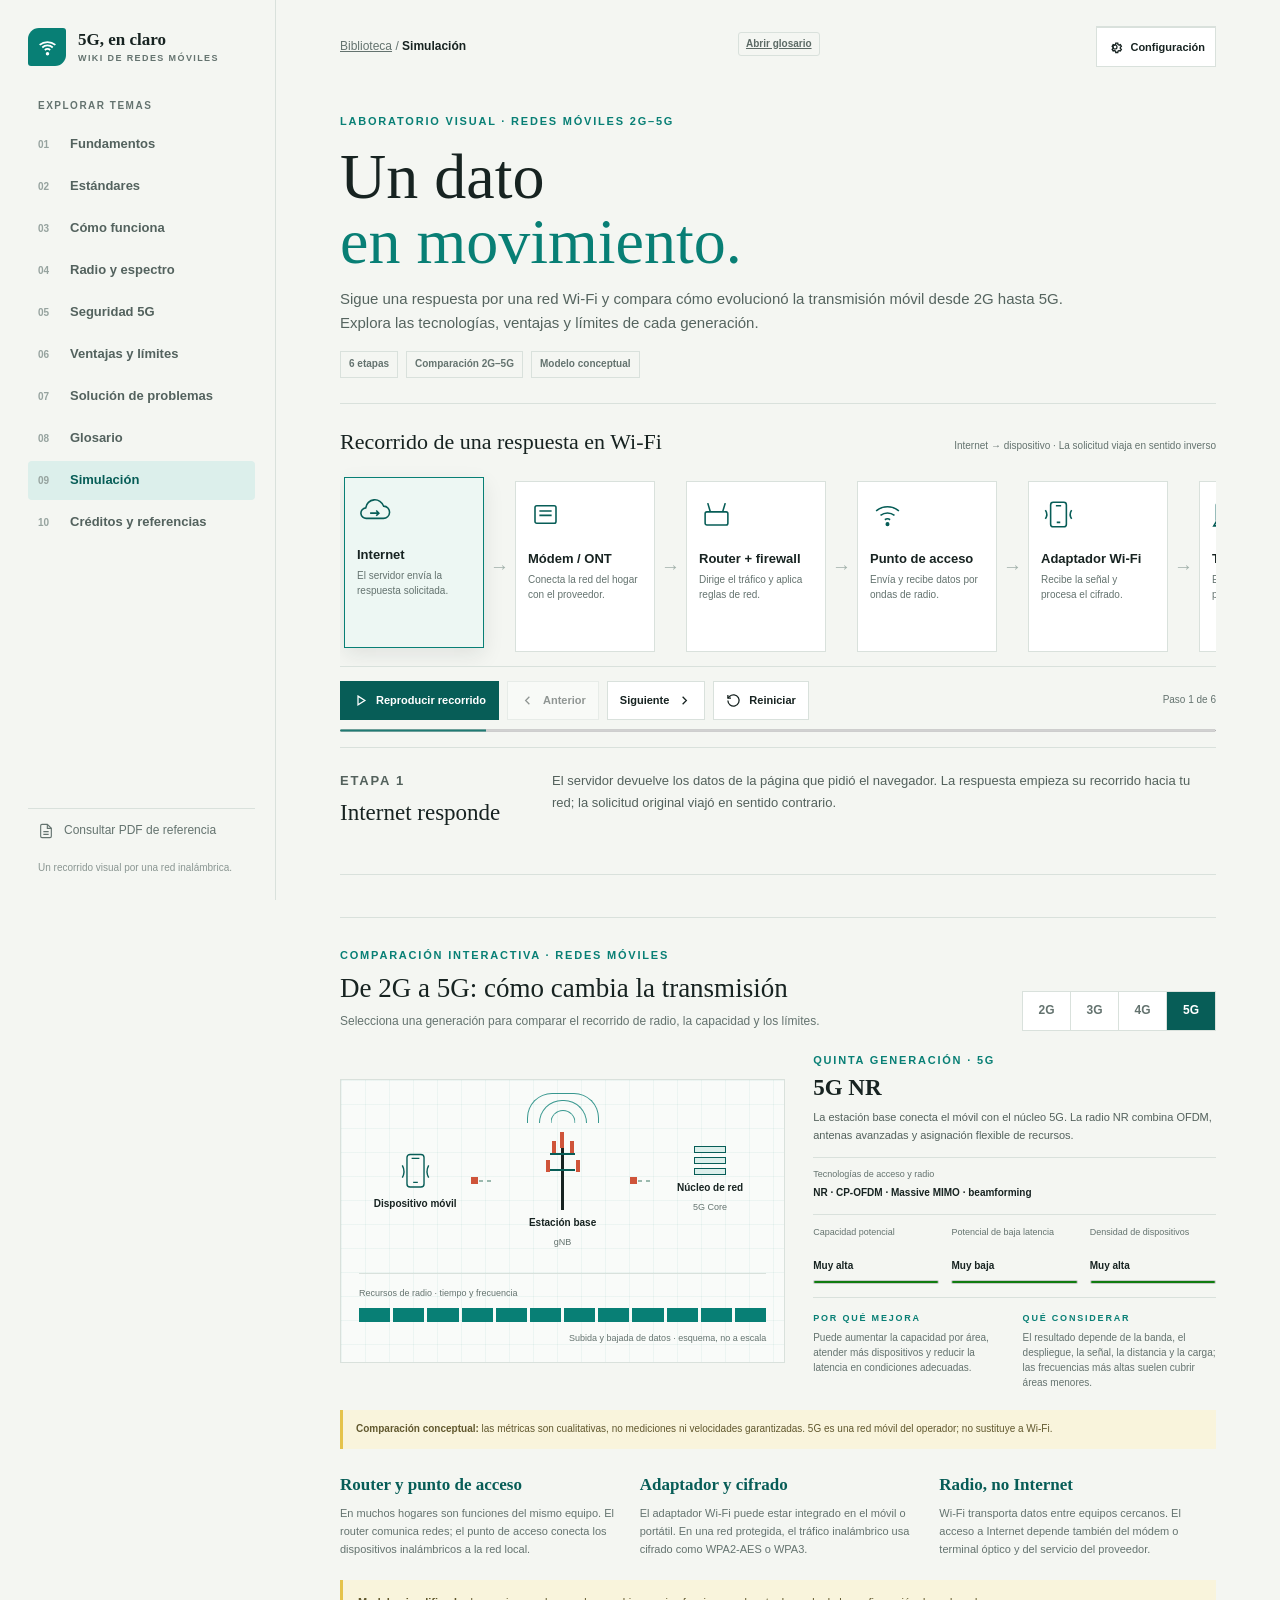
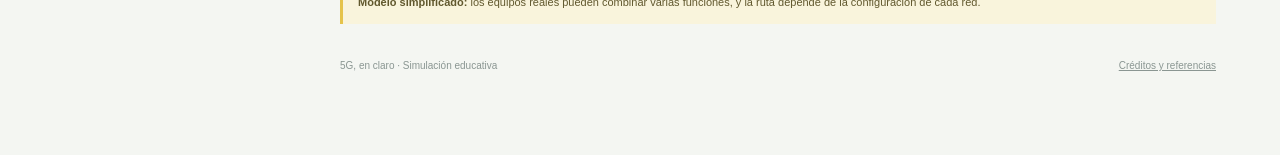
<file: simulacion.html>
<!doctype html>
<html lang="es">
<head>
  <meta charset="utf-8">
  <meta name="viewport" content="width=device-width, initial-scale=1">
  <meta name="theme-color" content="#f4f6f2">
  <meta name="description" content="Simulación visual de redes Wi-Fi y comparación interactiva de la transmisión móvil desde 2G hasta 5G.">
  <title>Simulación de una red Wi-Fi · 5G, en claro</title>
  <link rel="stylesheet" href="styles.css">
</head>
<body>
  <div class="shell">
    <aside class="sidebar" aria-label="Navegación de la wiki">
      <a class="brand" href="index.html#inicio" aria-label="5G, en claro, inicio">
        <span class="brand-mark" aria-hidden="true"><svg viewBox="0 0 24 24" fill="none" stroke="currentColor" stroke-width="2"><path d="M3 9a14 14 0 0 1 18 0M6 12a9 9 0 0 1 12 0m-9 3a4 4 0 0 1 6 0"/><circle cx="12" cy="19" r="1" fill="currentColor"/></svg></span>
        <span class="brand-name">5G, en claro<span class="brand-caption">Wiki de redes móviles</span></span>
      </a>
      <p class="side-label">Explorar temas</p>
      <nav class="nav">
        <a href="index.html#fundamentos"><span class="nav-num">01</span> Fundamentos</a>
        <a href="index.html#estandares"><span class="nav-num">02</span> Estándares</a>
        <a href="index.html#red"><span class="nav-num">03</span> Cómo funciona</a>
        <a href="index.html#hotspots"><span class="nav-num">04</span> Radio y espectro</a>
        <a href="index.html#seguridad"><span class="nav-num">05</span> Seguridad 5G</a>
        <a href="index.html#ventajas"><span class="nav-num">06</span> Ventajas y límites</a>
        <a href="index.html#problemas"><span class="nav-num">07</span> Solución de problemas</a>
        <a href="glosario.html"><span class="nav-num">08</span> Glosario</a>
        <a href="simulacion.html" class="active" aria-current="page"><span class="nav-num">09</span> Simulación</a>
        <a href="creditos.html"><span class="nav-num">10</span> Créditos y referencias</a>
      </nav>
      <div class="sidebar-bottom">
        <a class="source-link" href="16%20Wifi.pdf" target="_blank" rel="noopener">
          <svg viewBox="0 0 24 24" fill="none" stroke="currentColor" stroke-width="1.7"><path d="M14 2H6a2 2 0 0 0-2 2v16a2 2 0 0 0 2 2h12a2 2 0 0 0 2-2V8z"/><path d="M14 2v6h6M8 13h8M8 17h8"/></svg>
          Consultar PDF de referencia
        </a>
        <p class="side-foot">Un recorrido visual por una red inalámbrica.</p>
      </div>
    </aside>

    <main class="content">
      <div class="topbar">
        <div class="crumb"><a href="index.html">Biblioteca</a> <span aria-hidden="true">/</span> <strong>Simulación</strong></div>
        <a class="tag" href="glosario.html">Abrir glosario</a>
        <details class="settings-menu">
          <summary aria-label="Configuración" title="Configuración"><svg viewBox="0 0 24 24" fill="none" stroke="currentColor" stroke-width="1.8" aria-hidden="true"><circle cx="12" cy="12" r="3"/><path d="m19.4 15 .1.1 1.4 1.1-1.4 2.4-1.7-.7a8 8 0 0 1-1.6.9l-.3 1.8h-2.8l-.3-1.8a8 8 0 0 1-1.6-.9l-1.7.7-1.4-2.4 1.4-1.1a7 7 0 0 1 0-1.9l-1.4-1.1 1.4-2.4 1.7.7a8 8 0 0 1 1.6-.9l.3-1.8h2.8l.3 1.8a8 8 0 0 1 1.6.9l1.7-.7 1.4 2.4-1.4 1.1a7 7 0 0 1-.1 1.8Z" transform="translate(-1 -2) scale(1.08)"/></svg><span>Configuración</span></summary>
          <div class="settings-panel"><label for="site-language">Idioma</label><select id="site-language" data-language-select><option value="es">Español</option><option value="en">English</option><option value="zh-CN">简体中文</option></select><button type="button" class="settings-action" data-print-page>Imprimir / Guardar como PDF</button><a class="settings-action" href="16%20Wifi.pdf" download>Descargar PDF de referencia</a><a class="settings-action" href="wifi-guia.pptx" download>Descargar PowerPoint</a></div>
        </details>
      </div>

      <header class="simulation-hero">
        <p class="eyebrow">Laboratorio visual · Redes móviles 2G–5G</p>
        <h1>Un dato<br><em>en movimiento.</em></h1>
        <p class="hero-copy">Sigue una respuesta por una red Wi-Fi y compara cómo evolucionó la transmisión móvil desde 2G hasta 5G. Explora las tecnologías, ventajas y límites de cada generación.</p>
        <div class="simulation-meta"><span>6 etapas</span><span>Comparación 2G–5G</span><span>Modelo conceptual</span></div>
      </header>

      <section class="simulation-panel" aria-labelledby="map-title">
        <div class="simulation-panel-heading">
          <h2 id="map-title">Recorrido de una respuesta en Wi-Fi</h2>
          <p class="simulation-direction">Internet <span aria-hidden="true">→</span> dispositivo · La solicitud viaja en sentido inverso</p>
        </div>
        <div class="flow-scroll" tabindex="0" aria-label="Diagrama desplazable del recorrido de datos">
          <div class="flow-track" id="flow-track">
            <article class="flow-node is-active" data-step="0" aria-current="step">
              <svg viewBox="0 0 40 40" fill="none" stroke="currentColor" stroke-width="1.8" aria-hidden="true"><path d="M11 29h19a7 7 0 0 0 .4-14A10.5 10.5 0 0 0 10 17a6 6 0 0 0 1 12Z"/><path d="M15 23h10m-3-3 3 3-3 3"/></svg>
              <h3>Internet</h3><p>El servidor envía la respuesta solicitada.</p>
            </article>
            <span class="flow-arrow" aria-hidden="true">→</span>
            <article class="flow-node" data-step="1">
              <svg viewBox="0 0 40 40" fill="none" stroke="currentColor" stroke-width="1.8" aria-hidden="true"><rect x="8" y="10" width="24" height="20" rx="2"/><path d="M13 16h14M13 21h14M13 26h.01M18 26h.01M23 26h.01"/></svg>
              <h3>Módem / ONT</h3><p>Conecta la red del hogar con el proveedor.</p>
            </article>
            <span class="flow-arrow" aria-hidden="true">→</span>
            <article class="flow-node" data-step="2">
              <svg viewBox="0 0 40 40" fill="none" stroke="currentColor" stroke-width="1.8" aria-hidden="true"><rect x="7" y="17" width="26" height="15" rx="2"/><path d="M13 17 10 7m17 10 3-10M12 24h.01M17 24h.01M22 24h.01M27 24h.01"/></svg>
              <h3>Router + firewall</h3><p>Dirige el tráfico y aplica reglas de red.</p>
            </article>
            <span class="flow-arrow" aria-hidden="true">→</span>
            <article class="flow-node" data-step="3">
              <svg viewBox="0 0 40 40" fill="none" stroke="currentColor" stroke-width="1.8" aria-hidden="true"><path d="M7 16a20 20 0 0 1 26 0M12 21a13 13 0 0 1 16 0m-11 5a5 5 0 0 1 6 0"/><circle cx="20" cy="31" r="1.4" fill="currentColor"/></svg>
              <h3>Punto de acceso</h3><p>Envía y recibe datos por ondas de radio.</p>
            </article>
            <span class="flow-arrow" aria-hidden="true">→</span>
            <article class="flow-node" data-step="4">
              <svg viewBox="0 0 40 40" fill="none" stroke="currentColor" stroke-width="1.8" aria-hidden="true"><rect x="11" y="6" width="18" height="28" rx="3"/><path d="M17 10h6m-5 19h4"/><path d="M5 15a9 9 0 0 1 0 10m30-10a9 9 0 0 0 0 10"/></svg>
              <h3>Adaptador Wi-Fi</h3><p>Recibe la señal y procesa el cifrado.</p>
            </article>
            <span class="flow-arrow" aria-hidden="true">→</span>
            <article class="flow-node" data-step="5">
              <svg viewBox="0 0 40 40" fill="none" stroke="currentColor" stroke-width="1.8" aria-hidden="true"><rect x="5" y="7" width="30" height="21" rx="2"/><path d="M2 33h36l-3-5H5l-3 5Z"/><path d="m15 17 3 3 7-7"/></svg>
              <h3>Tu dispositivo</h3><p>El navegador muestra la página recibida.</p>
            </article>
          </div>
        </div>

        <div class="simulation-controls" aria-label="Controles de simulación">
          <button class="simulation-button primary" type="button" id="play-button">
            <svg viewBox="0 0 24 24" fill="none" stroke="currentColor" stroke-width="2" aria-hidden="true"><path d="m8 5 11 7-11 7V5Z"/></svg>
            Reproducir recorrido
          </button>
          <button class="simulation-button" type="button" id="previous-button" disabled>
            <svg viewBox="0 0 24 24" fill="none" stroke="currentColor" stroke-width="2" aria-hidden="true"><path d="m15 18-6-6 6-6"/></svg>
            Anterior
          </button>
          <button class="simulation-button" type="button" id="next-button">
            Siguiente
            <svg viewBox="0 0 24 24" fill="none" stroke="currentColor" stroke-width="2" aria-hidden="true"><path d="m9 18 6-6-6-6"/></svg>
          </button>
          <button class="simulation-button" type="button" id="reset-button">
            <svg viewBox="0 0 24 24" fill="none" stroke="currentColor" stroke-width="2" aria-hidden="true"><path d="M3 12a9 9 0 1 0 2.6-6.4L3 8"/><path d="M3 3v5h5"/></svg>
            Reiniciar
          </button>
          <span class="simulation-step-count" id="step-count" aria-live="polite">Paso 1 de 6</span>
          <progress class="simulation-progress" id="simulation-progress" max="6" value="1" aria-label="Progreso del recorrido">1 de 6</progress>
        </div>

        <div class="simulation-explanation" role="status" aria-live="polite" aria-atomic="true">
          <div><p class="eyebrow" id="step-label">ETAPA 1</p><h2 id="step-title">Internet responde</h2></div>
          <p id="step-description">El servidor devuelve los datos de la página que pidió el navegador. La respuesta empieza su recorrido hacia tu red; la solicitud original viajó en sentido contrario.</p>
        </div>
      </section>

      <section class="generation-lab" aria-labelledby="generation-title">
        <header class="generation-heading">
          <div>
            <p class="eyebrow">Comparación interactiva · Redes móviles</p>
            <h2 id="generation-title">De 2G a 5G: cómo cambia la transmisión</h2>
            <p class="generation-intro">Selecciona una generación para comparar el recorrido de radio, la capacidad y los límites.</p>
          </div>
          <div class="generation-picker" role="group" aria-label="Elegir generación móvil">
            <button type="button" data-generation-option="2g" aria-pressed="false">2G</button>
            <button type="button" data-generation-option="3g" aria-pressed="false">3G</button>
            <button type="button" data-generation-option="4g" aria-pressed="false">4G</button>
            <button type="button" data-generation-option="5g" aria-pressed="true">5G</button>
          </div>
        </header>

        <div class="generation-layout">
          <div class="signal-visual" id="signal-visual" data-generation="5g" role="img" aria-label="Esquema del recorrido de radio entre un dispositivo, una estación base y el núcleo móvil">
            <div class="signal-flow">
              <div class="signal-endpoint">
                <svg viewBox="0 0 40 48" fill="none" stroke="currentColor" stroke-width="1.8" aria-hidden="true"><rect x="9" y="2" width="22" height="42" rx="4"/><path d="M15 7h10M17 38h6"/><path d="M3 16a17 17 0 0 1 0 16m34-16a17 17 0 0 0 0 16"/></svg>
                <strong id="mobile-device-label">Dispositivo móvil</strong>
              </div>
              <div class="signal-link" aria-hidden="true"><i class="signal-packet"></i><i class="signal-packet"></i><i class="signal-packet"></i></div>
              <div class="signal-station">
                <div class="signal-waves" aria-hidden="true"><i></i><i></i><i></i></div>
                <div class="cell-tower" aria-hidden="true">
                  <i class="tower-mast"></i><i class="tower-arm tower-arm-one"></i><i class="tower-arm tower-arm-two"></i>
                  <i class="tower-antenna tower-antenna-one"></i><i class="tower-antenna tower-antenna-two"></i><i class="tower-antenna tower-antenna-three"></i><i class="tower-antenna tower-antenna-four"></i><i class="tower-antenna tower-antenna-five"></i>
                </div>
                <strong id="base-station-label">Estación base</strong>
                <small id="base-station-type">gNB</small>
              </div>
              <div class="signal-link" aria-hidden="true"><i class="signal-packet"></i><i class="signal-packet"></i><i class="signal-packet"></i></div>
              <div class="signal-endpoint signal-core">
                <div class="core-rack" aria-hidden="true"><i></i><i></i><i></i></div>
                <strong id="mobile-core-label">Núcleo de red</strong>
                <small id="mobile-core-type">5G Core</small>
              </div>
            </div>
            <div class="radio-resources" aria-hidden="true">
              <span>Recursos de radio · tiempo y frecuencia</span>
              <div class="resource-blocks"><i></i><i></i><i></i><i></i><i></i><i></i><i></i><i></i><i></i><i></i><i></i><i></i></div>
            </div>
            <p class="signal-direction">Subida y bajada de datos · esquema, no a escala</p>
          </div>

          <div class="generation-details" role="status" aria-live="polite" aria-atomic="true">
            <p class="eyebrow" id="generation-label">Quinta generación · 5G</p>
            <h3 id="generation-name">5G NR</h3>
            <p id="generation-summary">La estación base conecta el móvil con el núcleo 5G. La radio NR combina OFDM, antenas avanzadas y asignación flexible de recursos.</p>
            <div class="generation-radio"><span>Tecnologías de acceso y radio</span><strong id="generation-radio-label">NR · CP-OFDM · Massive MIMO · beamforming</strong></div>
            <div class="generation-metrics" aria-label="Comparación cualitativa">
              <div class="generation-metric"><label for="capacity-meter">Capacidad potencial</label><strong id="capacity-value">Muy alta</strong><meter id="capacity-meter" min="0" max="4" value="4">4 de 4</meter></div>
              <div class="generation-metric"><label for="latency-meter">Potencial de baja latencia</label><strong id="latency-value">Muy baja</strong><meter id="latency-meter" min="0" max="4" value="4">4 de 4</meter></div>
              <div class="generation-metric"><label for="density-meter">Densidad de dispositivos</label><strong id="density-value">Muy alta</strong><meter id="density-meter" min="0" max="4" value="4">4 de 4</meter></div>
            </div>
            <div class="generation-takeaways">
              <div><p class="eyebrow">Por qué mejora</p><p id="generation-advantage">Puede aumentar la capacidad por área, atender más dispositivos y reducir la latencia en condiciones adecuadas.</p></div>
              <div><p class="eyebrow">Qué considerar</p><p id="generation-limits">El resultado depende de la banda, el despliegue, la señal, la distancia y la carga; las frecuencias más altas suelen cubrir áreas menores.</p></div>
            </div>
          </div>
        </div>
        <p class="generation-caveat"><strong>Comparación conceptual:</strong> las métricas son cualitativas, no mediciones ni velocidades garantizadas. 5G es una red móvil del operador; no sustituye a Wi-Fi.</p>
      </section>

      <section class="simulation-notes" aria-label="Funciones de los componentes">
        <div><h3>Router y punto de acceso</h3><p>En muchos hogares son funciones del mismo equipo. El router comunica redes; el punto de acceso conecta los dispositivos inalámbricos a la red local.</p></div>
        <div><h3>Adaptador y cifrado</h3><p>El adaptador Wi-Fi puede estar integrado en el móvil o portátil. En una red protegida, el tráfico inalámbrico usa cifrado como WPA2-AES o WPA3.</p></div>
        <div><h3>Radio, no Internet</h3><p>Wi-Fi transporta datos entre equipos cercanos. El acceso a Internet depende también del módem o terminal óptico y del servicio del proveedor.</p></div>
      </section>
      <p class="simulation-caveat"><strong>Modelo simplificado:</strong> los equipos reales pueden combinar varias funciones, y la ruta depende de la configuración de cada red.</p>

      <footer class="footer"><span>5G, en claro · Simulación educativa</span><a href="creditos.html">Créditos y referencias</a></footer>
    </main>
  </div>
  <script>
    const stages = [
      { title: 'Internet responde', description: 'El servidor devuelve los datos de la página que pidió el navegador. La respuesta empieza su recorrido hacia tu red; la solicitud original viajó en sentido contrario.' },
      { title: 'Módem / ONT conecta con el proveedor', description: 'El módem o terminal óptico recibe la conexión del proveedor y la presenta a la red del hogar. En algunos servicios, la ONT cumple esta función para fibra óptica.' },
      { title: 'El router dirige el tráfico', description: 'El router decide a qué red local enviar los datos. El firewall aplica reglas para permitir o bloquear conexiones según la configuración.' },
      { title: 'El punto de acceso transmite por radio', description: 'El punto de acceso convierte los datos en tramas Wi-Fi y las transmite por la banda disponible, como 2.4 o 5 GHz; 6 GHz se usa en equipos compatibles y donde está autorizado.' },
      { title: 'El adaptador recibe y descifra', description: 'La tarjeta Wi-Fi del dispositivo recibe la señal. Si tiene las credenciales correctas, puede descifrar el tráfico protegido con WPA2-AES o WPA3.' },
      { title: 'El navegador muestra la respuesta', description: 'El sistema entrega los datos a la aplicación que los pidió y el navegador dibuja la página. Las respuestas siguen el camino inverso para llegar de vuelta a Internet.' }
    ];
    const nodes = [...document.querySelectorAll('.flow-node')];
    const arrows = [...document.querySelectorAll('.flow-arrow')];
    const playButton = document.querySelector('#play-button');
    const previousButton = document.querySelector('#previous-button');
    const nextButton = document.querySelector('#next-button');
    const resetButton = document.querySelector('#reset-button');
    const stepLabel = document.querySelector('#step-label');
    const stepTitle = document.querySelector('#step-title');
    const stepDescription = document.querySelector('#step-description');
    const stepCount = document.querySelector('#step-count');
    const progress = document.querySelector('#simulation-progress');
    let currentStage = 0;
    let playbackTimer;
    const translate = text => window.translateText ? window.translateText(text) : text;

    function stopPlayback() {
      window.clearInterval(playbackTimer);
      playbackTimer = undefined;
      playButton.innerHTML = `<svg viewBox="0 0 24 24" fill="none" stroke="currentColor" stroke-width="2" aria-hidden="true"><path d="m8 5 11 7-11 7V5Z"/></svg> ${translate('Reproducir recorrido')}`;
      playButton.setAttribute('aria-label', translate('Reproducir recorrido'));
    }

    function renderStage() {
      nodes.forEach((node, index) => {
        node.classList.toggle('is-active', index === currentStage);
        node.classList.toggle('is-complete', index < currentStage);
        if (index === currentStage) node.setAttribute('aria-current', 'step');
        else node.removeAttribute('aria-current');
      });
      arrows.forEach((arrow, index) => arrow.classList.toggle('is-complete', index < currentStage));
      stepLabel.textContent = translate(`ETAPA ${currentStage + 1}`);
      stepTitle.textContent = translate(stages[currentStage].title);
      stepDescription.textContent = translate(stages[currentStage].description);
      const currentStep = currentStage + 1;
      const language = document.documentElement.lang;
      stepCount.textContent = language === 'en'
        ? `Step ${currentStep} of ${stages.length}`
        : language === 'zh-CN'
          ? `第 ${currentStep} 步，共 ${stages.length} 步`
          : `Paso ${currentStep} de ${stages.length}`;
      progress.value = currentStage + 1;
      progress.textContent = language === 'en'
        ? `${currentStep} of ${stages.length}`
        : language === 'zh-CN'
          ? `${currentStep}/${stages.length}`
          : `${currentStep} de ${stages.length}`;
      previousButton.disabled = currentStage === 0;
      nextButton.disabled = currentStage === stages.length - 1;
      if (currentStage === stages.length - 1) stopPlayback();
    }

    function advance() {
      if (currentStage < stages.length - 1) {
        currentStage++;
        renderStage();
      }
    }

    playButton.addEventListener('click', () => {
      if (playbackTimer) {
        stopPlayback();
        return;
      }
      if (currentStage === stages.length - 1) currentStage = 0;
      playButton.innerHTML = `<svg viewBox="0 0 24 24" fill="none" stroke="currentColor" stroke-width="2" aria-hidden="true"><path d="M8 5v14m8-14v14"/></svg> ${translate('Pausar recorrido')}`;
      playButton.setAttribute('aria-label', translate('Pausar recorrido'));
      playbackTimer = window.setInterval(advance, 1600);
    });

    previousButton.addEventListener('click', () => {
      stopPlayback();
      currentStage = Math.max(0, currentStage - 1);
      renderStage();
    });
    nextButton.addEventListener('click', () => {
      stopPlayback();
      advance();
    });
    resetButton.addEventListener('click', () => {
      stopPlayback();
      currentStage = 0;
      renderStage();
    });
    document.addEventListener('site-language-applied', renderStage);
    renderStage();
  </script>
  <script>
    const mobileGenerations = {
      '2g': {
        label: 'Segunda generación · 2G', name: '2G · GSM', station: 'BTS', core: 'MSC · núcleo 2G', radio: 'GSM · GMSK · TDMA/FDMA', blocks: 3,
        summary: 'La estación base BTS enlaza el móvil con la red de voz. GSM digitalizó llamadas y SMS; GPRS y EDGE añadieron datos por paquetes en algunas redes.',
        capacity: ['Baja', 1], latency: ['Alta', 1], density: ['Limitada', 1],
        advantage: 'Digitalizó la voz y los SMS, y amplió la cobertura móvil con una infraestructura relativamente sencilla.',
        limits: 'La capacidad para datos es muy limitada frente a generaciones posteriores; varias redes 2G ya se han apagado según el país.'
      },
      '3g': {
        label: 'Tercera generación · 3G', name: '3G · UMTS', station: 'Node B', core: 'Núcleo 3G', radio: 'UMTS/WCDMA · CDMA', blocks: 5,
        summary: 'La estación Node B conecta el dispositivo con una red móvil que admite voz y datos por paquetes. 3G hizo viable la navegación móvil y los primeros servicios de Internet en movimiento.',
        capacity: ['Moderada', 2], latency: ['Media', 2], density: ['Moderada', 2],
        advantage: 'Aumentó notablemente los datos móviles y permitió usar Internet y aplicaciones fuera de redes fijas.',
        limits: 'La capacidad compartida y la latencia suelen ser menos favorables que en LTE o 5G; la disponibilidad de 3G varía por región.'
      },
      '4g': {
        label: 'Cuarta generación · 4G LTE', name: '4G · LTE', station: 'eNodeB', core: 'EPC · núcleo 4G', radio: 'LTE · OFDMA / SC-FDMA · MIMO', blocks: 8,
        summary: 'LTE lleva la red móvil a una arquitectura basada en paquetes IP. OFDMA, MIMO y canales más amplios elevan la capacidad para banda ancha móvil.',
        capacity: ['Alta', 3], latency: ['Baja', 3], density: ['Alta', 3],
        advantage: 'Ofreció banda ancha móvil con más capacidad y menor latencia que las generaciones anteriores, habilitando video y servicios IP.',
        limits: 'El rendimiento depende de la banda, el ancho de canal, la señal, el transporte y cuántos usuarios comparten la celda.'
      },
      '5g': {
        label: 'Quinta generación · 5G', name: '5G NR', station: 'gNB', core: '5G Core', radio: 'NR · CP-OFDM · Massive MIMO · beamforming', blocks: 12,
        summary: 'La estación base conecta el móvil con el núcleo 5G. La radio NR combina OFDM, antenas avanzadas y asignación flexible de recursos.',
        capacity: ['Muy alta', 4], latency: ['Muy baja', 4], density: ['Muy alta', 4],
        advantage: 'Puede aumentar la capacidad por área, atender más dispositivos y reducir la latencia en condiciones adecuadas.',
        limits: 'El resultado depende de la banda, el despliegue, la señal, la distancia y la carga; las frecuencias más altas suelen cubrir áreas menores.'
      }
    };
    const generationButtons = [...document.querySelectorAll('[data-generation-option]')];
    const signalVisual = document.querySelector('#signal-visual');
    let activeGeneration = '5g';
    const translateGeneration = text => window.translateText ? window.translateText(text) : text;

    function renderGeneration(generation) {
      activeGeneration = generation;
      const details = mobileGenerations[generation];
      signalVisual.dataset.generation = generation;
      document.querySelector('#generation-label').textContent = translateGeneration(details.label);
      document.querySelector('#generation-name').textContent = translateGeneration(details.name);
      document.querySelector('#base-station-type').textContent = translateGeneration(details.station);
      document.querySelector('#mobile-core-type').textContent = translateGeneration(details.core);
      document.querySelector('#generation-radio-label').textContent = translateGeneration(details.radio);
      document.querySelector('#generation-summary').textContent = translateGeneration(details.summary);
      document.querySelector('#generation-advantage').textContent = translateGeneration(details.advantage);
      document.querySelector('#generation-limits').textContent = translateGeneration(details.limits);
      for (const [metric, value] of Object.entries({ capacity: details.capacity, latency: details.latency, density: details.density })) {
        document.querySelector(`#${metric}-value`).textContent = translateGeneration(value[0]);
        document.querySelector(`#${metric}-meter`).value = value[1];
      }
      document.querySelectorAll('.resource-blocks i').forEach((block, index) => {
        block.classList.toggle('is-active', index < details.blocks);
      });
      generationButtons.forEach(button => button.setAttribute('aria-pressed', String(button.dataset.generationOption === generation)));
    }

    generationButtons.forEach(button => button.addEventListener('click', () => renderGeneration(button.dataset.generationOption)));
    document.addEventListener('site-language-applied', () => renderGeneration(activeGeneration));
    renderGeneration(activeGeneration);
  </script>
  <script src="settings.js"></script>
</body>
</html>
</file>
<file: styles.css>
:root {
      color-scheme: light;
      --paper: #f4f6f2;
      --surface: #ffffff;
      --ink: #172321;
      --muted: #64736f;
      --line: #d9e1dc;
      --teal: #087f75;
      --teal-dark: #075d57;
      --teal-pale: #dcefeb;
      --coral: #cf543a;
      --yellow: #e5c34b;
      --shadow: 0 14px 40px rgb(23 35 33 / 8%);
      --serif: Georgia, "Times New Roman", serif;
      --sans: "Avenir Next", Avenir, "Segoe UI", sans-serif;
    }

    * { box-sizing: border-box; }
    html { scroll-behavior: smooth; scroll-padding-top: 32px; }
    body { margin: 0; background: var(--paper); color: var(--ink); font-family: var(--sans); line-height: 1.65; }
    a { color: inherit; }
    button, input { font: inherit; }
    button:focus-visible, a:focus-visible, input:focus-visible { outline: 3px solid var(--yellow); outline-offset: 3px; }

    .shell { display: grid; grid-template-columns: 276px minmax(0, 1fr); min-height: 100vh; }
    .sidebar { position: sticky; top: 0; height: 100vh; padding: 28px 20px 24px 28px; border-right: 1px solid var(--line); display: flex; flex-direction: column; background: var(--paper); z-index: 3; }
    .brand { display: flex; align-items: center; gap: 12px; text-decoration: none; margin-bottom: 32px; }
    .brand-mark { width: 38px; height: 38px; display: grid; place-items: center; background: var(--teal); color: white; border-radius: 11px 3px 11px 3px; }
    .brand-mark svg { width: 21px; height: 21px; }
    .brand-name { font: 700 17px/1.1 var(--serif); letter-spacing: 0; }
    .brand-caption { display: block; margin-top: 5px; font: 700 9px/1 var(--sans); color: var(--muted); text-transform: uppercase; letter-spacing: 1.4px; }
    .side-label { margin: 0 0 10px 10px; color: var(--muted); font-size: 10px; text-transform: uppercase; letter-spacing: 1.5px; font-weight: 750; }
    .nav { display: grid; gap: 3px; }
    .nav a { display: flex; align-items: center; gap: 11px; min-height: 39px; padding: 7px 10px; border-radius: 4px; color: #53625e; text-decoration: none; font-size: 13px; font-weight: 600; transition: background .18s ease, color .18s ease; }
    .nav a:hover, .nav a.active { background: var(--teal-pale); color: var(--teal-dark); }
    .nav-num { width: 21px; color: #96a39f; font: 700 10px var(--sans); }
    .sidebar-bottom { margin-top: auto; }
    .source-link { display: flex; align-items: center; gap: 10px; padding: 12px 10px; border-top: 1px solid var(--line); color: var(--muted); text-decoration: none; font-size: 12px; }
    .source-link:hover { color: var(--teal-dark); }
    .source-link svg { width: 16px; height: 16px; flex: none; }
    .side-foot { margin: 7px 10px 0; color: #8a9692; font-size: 10px; }

    .content { width: min(100%, 1120px); margin: 0 auto; padding: 26px clamp(24px, 5vw, 72px) 80px; }
    .topbar { display: flex; justify-content: space-between; align-items: center; min-height: 40px; margin-bottom: 42px; }
    .crumb { color: var(--muted); font-size: 12px; }
    .crumb strong { color: var(--ink); font-weight: 650; }
    .search-wrap { position: relative; width: min(300px, 45vw); }
    .search-wrap svg { position: absolute; width: 17px; height: 17px; left: 12px; top: 11px; color: #74837e; pointer-events: none; }
    .search { width: 100%; height: 40px; border: 1px solid var(--line); border-radius: 4px; padding: 0 44px 0 38px; background: var(--surface); color: var(--ink); font-size: 12px; }
    .search::placeholder { color: #899590; }
    .shortcut { position: absolute; right: 9px; top: 10px; padding: 0 5px; border: 1px solid var(--line); border-radius: 3px; color: #8a9692; font-size: 10px; line-height: 18px; }
    .settings-menu { position: relative; flex: 0 0 auto; }
    .settings-menu summary { min-height: 40px; display: inline-flex; align-items: center; gap: 7px; padding: 0 10px; border: 1px solid var(--line); background: var(--surface); color: var(--ink); cursor: pointer; font-size: 11px; font-weight: 750; list-style: none; }
    .settings-menu summary::-webkit-details-marker { display: none; }
    .settings-menu summary svg { width: 16px; height: 16px; }
    .settings-panel { position: absolute; z-index: 5; top: calc(100% + 6px); right: 0; width: 250px; display: grid; gap: 8px; padding: 14px; border: 1px solid var(--line); background: var(--surface); box-shadow: var(--shadow); }
    .settings-panel label { color: var(--muted); font-size: 10px; font-weight: 750; }
    .settings-panel select { width: 100%; min-height: 36px; padding: 0 9px; border: 1px solid var(--line); background: var(--surface); color: var(--ink); font-size: 12px; }
    .settings-action { min-height: 34px; display: flex; align-items: center; padding: 6px 8px; border: 1px solid var(--line); background: var(--surface); color: var(--teal-dark); cursor: pointer; font-size: 11px; text-align: left; text-decoration: none; }
    .settings-action:hover { background: var(--teal-pale); }

    .hero { display: grid; grid-template-columns: minmax(0, 1fr) 260px; gap: 24px; align-items: center; min-height: 315px; padding: 17px 0 45px; border-bottom: 1px solid var(--line); }
    .eyebrow { margin: 0 0 14px; color: var(--teal); font-size: 11px; font-weight: 800; text-transform: uppercase; letter-spacing: 1.8px; }
    h1, h2, h3, p { margin-top: 0; }
    h1 { max-width: 700px; margin-bottom: 18px; font: 500 clamp(42px, 5vw, 68px)/1.02 var(--serif); letter-spacing: 0; }
    h1 em { color: var(--teal); font-style: normal; }
    .hero-copy { max-width: 630px; margin: 0; color: #55645f; font-size: 15px; }
    .hero-visual { position: relative; height: 210px; display: grid; place-items: center; overflow: hidden; }
    .signal-field { position: absolute; width: 220px; height: 220px; border: 1px solid #c8dcd5; border-radius: 50%; }
    .signal-field::before, .signal-field::after { position: absolute; content: ""; border: 1px solid #c8dcd5; border-radius: 50%; inset: 20px; }
    .signal-field::after { inset: 42px; }
    .router { position: relative; z-index: 1; width: 110px; height: 82px; display: grid; place-items: center; margin-top: 28px; border: 1px solid #c5d5cf; border-radius: 5px; background: #fff; box-shadow: var(--shadow); }
    .router svg { width: 46px; height: 46px; color: var(--teal); }
    .router::before, .router::after { position: absolute; top: -25px; width: 2px; height: 28px; background: #354e49; content: ""; transform-origin: bottom; }
    .router::before { left: 29px; transform: rotate(-12deg); }
    .router::after { right: 29px; transform: rotate(12deg); }
    .router-dots { position: absolute; bottom: 10px; display: flex; gap: 5px; }
    .router-dots i { width: 4px; height: 4px; background: var(--teal); border-radius: 50%; }
    .device-tag { position: absolute; z-index: 2; padding: 5px 8px; background: var(--paper); color: var(--muted); font-size: 10px; font-weight: 700; }
    .tag-one { top: 21px; left: 5px; }
    .tag-two { right: 0; bottom: 16px; }

    .overview { display: grid; grid-template-columns: 1fr 1fr 1fr; gap: 0; margin: 24px 0 54px; border-bottom: 1px solid var(--line); }
    .overview-item { padding: 16px 21px 19px 0; }
    .overview-item + .overview-item { padding-left: 21px; border-left: 1px solid var(--line); }
    .overview-item strong { display: block; margin-bottom: 4px; color: var(--teal-dark); font: 600 21px/1.2 var(--serif); }
    .overview-item span { color: var(--muted); font-size: 11px; }

    .wiki-section { padding: 13px 0 44px; border-bottom: 1px solid var(--line); scroll-margin-top: 28px; }
    .section-heading { display: flex; align-items: baseline; gap: 15px; margin-bottom: 20px; }
    .section-index { color: var(--coral); font-size: 11px; font-weight: 800; letter-spacing: 1px; }
    h2 { margin: 0; font: 500 31px/1.2 var(--serif); letter-spacing: 0; }
    .section-intro { max-width: 730px; margin-bottom: 25px; color: var(--muted); font-size: 14px; }
    .columns { display: grid; grid-template-columns: 1fr 1fr; gap: 34px; }
    h3 { margin-bottom: 9px; font: 700 15px/1.35 var(--sans); }
    .text { color: #4f5e59; font-size: 13px; }
    .text:last-child { margin-bottom: 0; }
    .note { margin: 20px 0 0; padding: 13px 16px; border-left: 3px solid var(--yellow); background: #f9f4dc; color: #61582e; font-size: 12px; }
    .note strong { color: #443d1e; }
    .tag { display: inline-block; margin: 0 5px 5px 0; padding: 3px 7px; border: 1px solid var(--line); border-radius: 3px; color: #5c6a65; font-size: 10px; font-weight: 700; }

    .table-wrap { overflow-x: auto; border: 1px solid var(--line); background: var(--surface); }
    table { width: 100%; border-collapse: collapse; text-align: left; font-size: 12px; }
    th { padding: 11px 13px; background: #e8efeb; color: #3d514b; font-size: 10px; text-transform: uppercase; letter-spacing: .7px; white-space: nowrap; }
    td { padding: 12px 13px; border-top: 1px solid var(--line); color: #53615c; white-space: nowrap; }
    td:first-child { color: var(--ink); font-weight: 750; }
    .table-note { margin: 10px 0 0; color: var(--muted); font-size: 11px; }
    .generation-note { margin-top: 19px; }

    .network-diagram { display: grid; grid-template-columns: minmax(0, 1fr) 24px minmax(0, 1fr) 24px minmax(0, 1fr) 24px minmax(0, 1fr); align-items: center; gap: 8px; margin: 23px 0; padding: 23px 18px; border: 1px solid var(--line); background: var(--surface); }
    .node { min-height: 93px; display: grid; align-content: center; justify-items: center; gap: 6px; padding: 12px; border: 1px solid #d5e0db; border-radius: 4px; text-align: center; }
    .node svg { width: 27px; height: 27px; color: var(--teal); }
    .node strong { font-size: 12px; }
    .node small { color: var(--muted); font-size: 10px; }
    .arrow { color: var(--teal); text-align: center; font-size: 23px; }
    .device-grid { display: grid; grid-template-columns: repeat(3, 1fr); gap: 12px; margin-top: 18px; }
    .device { padding: 14px; border-top: 2px solid var(--teal); background: var(--surface); }
    .device strong { display: block; margin-bottom: 4px; font: 600 16px var(--serif); }
    .device p { margin: 0; color: var(--muted); font-size: 11px; }

    .security-list { display: grid; grid-template-columns: repeat(3, 1fr); gap: 1px; margin: 20px 0 0; background: var(--line); border: 1px solid var(--line); }
    .security-item { min-height: 154px; padding: 17px; background: var(--surface); }
    .security-item .level { display: inline-block; margin-bottom: 10px; padding: 3px 7px; background: #f8e6e1; color: #a63c27; font-size: 9px; font-weight: 800; text-transform: uppercase; letter-spacing: .8px; }
    .security-item.recommended .level { background: var(--teal-pale); color: var(--teal-dark); }
    .security-item h3 { margin-bottom: 6px; font: 700 17px var(--serif); }
    .security-item p { margin: 0; color: var(--muted); font-size: 11px; }
    .security-advice { margin-top: 26px; }
    .check-list { display: grid; grid-template-columns: 1fr 1fr; gap: 10px 24px; padding: 0; list-style: none; }
    .check-list li { position: relative; padding-left: 20px; color: #4f5e59; font-size: 12px; }
    .check-list li::before { position: absolute; left: 0; top: 0; color: var(--teal); content: "✓"; font-weight: 800; }
    .callout { margin-top: 23px; padding: 19px 20px; background: var(--teal-dark); color: #f6fbf8; }
    .callout h3 { margin-bottom: 5px; color: white; }
    .callout p { margin: 0; color: #d5e8e2; font-size: 12px; }

    .trouble-list { display: grid; grid-template-columns: 1fr 1fr; gap: 0 30px; }
    details { border-top: 1px solid var(--line); }
    summary { padding: 13px 0; color: var(--ink); cursor: pointer; font-size: 13px; font-weight: 700; }
    details p { padding: 0 0 12px; margin: 0; color: var(--muted); font-size: 12px; }
    .source-note { display: flex; justify-content: space-between; gap: 20px; align-items: center; margin-top: 26px; padding: 16px; border: 1px solid var(--line); background: #edf2ee; }
    .source-note p { margin: 0; color: var(--muted); font-size: 11px; }
    .source-note a { flex: none; color: var(--teal-dark); font-size: 11px; font-weight: 750; text-decoration-thickness: 1px; text-underline-offset: 3px; }
    .footer { display: flex; justify-content: space-between; gap: 20px; padding: 23px 0 0; color: #8a9692; font-size: 10px; }
    .empty-state { display: none; margin: 28px 0; padding: 22px; border: 1px solid var(--line); background: var(--surface); color: var(--muted); text-align: center; font-size: 13px; }
    .searching .wiki-section, .searching .overview { display: none; }
    .searching .wiki-section.match { display: block; }
    .searching .empty-state.show { display: block; }

    .glossary-hero { padding: 3px 0 28px; border-bottom: 1px solid var(--line); }
    .glossary-hero h1 { margin-bottom: 12px; }
    .glossary-hero .hero-copy { max-width: 720px; }
    .credits-hero { margin-bottom: 10px; }
    .credits-section { padding-top: 24px; }
    .credits-authors { display: grid; grid-template-columns: repeat(2, minmax(0, 1fr)); gap: 10px 32px; margin: 0; padding-left: 24px; color: #4f5e59; font-size: 14px; }
    .credits-authors li { padding-left: 5px; }
    .credits-details { display: grid; grid-template-columns: repeat(2, minmax(0, 1fr)); gap: 0 32px; margin: 0; }
    .credits-details div { padding: 14px 0; border-top: 1px solid var(--line); }
    .credits-details dt { margin-bottom: 3px; color: var(--muted); font-size: 10px; font-weight: 800; letter-spacing: 1px; text-transform: uppercase; }
    .credits-details dd { margin: 0; color: var(--ink); font: 600 17px/1.4 var(--serif); }
    .reference-list { display: grid; gap: 16px; margin: 0; padding-left: 24px; color: #4f5e59; font-size: 13px; }
    .reference-list li { padding-left: 5px; }
    .reference-list a { color: var(--teal-dark); overflow-wrap: anywhere; text-decoration-thickness: 1px; text-underline-offset: 3px; }
    .glossary-tools { display: grid; grid-template-columns: 1fr auto; gap: 14px 20px; align-items: center; margin: 24px 0 20px; }
    .glossary-tools .search-wrap { width: 100%; max-width: 440px; }
    .glossary-filters { display: flex; border: 1px solid var(--line); background: var(--surface); }
    .glossary-filters button { min-height: 36px; padding: 0 12px; border: 0; border-right: 1px solid var(--line); background: transparent; color: var(--muted); cursor: pointer; font-size: 11px; font-weight: 700; }
    .glossary-filters button:last-child { border-right: 0; }
    .glossary-filters button:hover, .glossary-filters button[aria-pressed="true"] { background: var(--teal-dark); color: #fff; }
    .glossary-count { grid-column: 1 / -1; margin: 0; color: var(--muted); font-size: 11px; }
    .glossary-editor { grid-column: 1 / -1; display: flex; flex-wrap: wrap; align-items: center; gap: 8px; padding-top: 12px; border-top: 1px solid var(--line); }
    .glossary-editor p { flex: 1 1 260px; margin: 0; color: var(--muted); font-size: 11px; }
    .glossary-editor button[hidden], .glossary-edit-button[hidden] { display: none; }
    .glossary-list { align-items: start; }
    .glossary-list { display: grid; grid-template-columns: repeat(2, minmax(0, 1fr)); column-gap: 30px; }
    .glossary-entry { padding: 17px 0 19px; border-top: 1px solid var(--line); }
    .glossary-entry[hidden] { display: none; }
    .glossary-type { display: block; margin-bottom: 5px; color: var(--teal); font-size: 9px; font-weight: 800; letter-spacing: 1px; text-transform: uppercase; }
    .glossary-entry h2 { margin: 0 0 6px; font: 600 19px/1.3 var(--serif); }
    .glossary-entry p { margin: 0; color: #53615c; font-size: 12px; }
    .glossary-edit-button { margin-top: 10px; padding: 4px 9px; border: 1px solid var(--line); background: var(--surface); color: var(--teal-dark); cursor: pointer; font-size: 10px; font-weight: 700; }
    .glossary-dialog { width: min(460px, calc(100vw - 32px)); max-height: min(90vh, 700px); padding: 22px; border: 1px solid var(--line); background: var(--surface); color: var(--ink); box-shadow: var(--shadow); }
    .glossary-dialog::backdrop { background: rgb(23 35 33 / 45%); }
    .glossary-dialog form { display: grid; gap: 9px; }
    .glossary-dialog h2 { margin-bottom: 5px; font-size: 23px; }
    .glossary-dialog label { color: var(--muted); font-size: 11px; font-weight: 700; }
    .glossary-dialog input, .glossary-dialog textarea { width: 100%; padding: 9px; border: 1px solid var(--line); background: var(--surface); color: var(--ink); font: inherit; font-size: 13px; }
    .glossary-dialog textarea { resize: vertical; }
    .dialog-actions { display: flex; flex-wrap: wrap; gap: 8px; margin-top: 9px; }
    .editor-error { margin: 0; color: var(--coral); font-size: 12px; }
    .glossary-empty { display: none; padding: 20px 0; border-top: 1px solid var(--line); color: var(--muted); font-size: 13px; }
    .glossary-empty.visible { display: block; }

    .simulation-hero { padding: 3px 0 25px; border-bottom: 1px solid var(--line); }
    .simulation-hero h1 { margin-bottom: 12px; }
    .simulation-hero .hero-copy { max-width: 760px; }
    .simulation-meta { display: flex; flex-wrap: wrap; gap: 8px; margin-top: 15px; }
    .simulation-meta span { padding: 4px 8px; border: 1px solid var(--line); color: var(--muted); font-size: 10px; font-weight: 700; }
    .simulation-panel { margin-top: 25px; }
    .simulation-panel-heading { display: flex; justify-content: space-between; gap: 20px; align-items: baseline; margin-bottom: 8px; }
    .simulation-panel-heading h2 { font-size: 22px; }
    .simulation-direction { margin: 0; color: var(--muted); font-size: 10px; text-align: right; }
    .flow-scroll { overflow-x: auto; padding: 18px 4px 14px; overscroll-behavior-inline: contain; scrollbar-color: #9ab9ae var(--paper); }
    .flow-track { display: flex; align-items: center; min-width: 1015px; }
    .flow-node { width: 140px; min-height: 171px; flex: 0 0 140px; padding: 15px 12px 12px; border: 1px solid var(--line); background: var(--surface); transition: transform .2s ease, border-color .2s ease, background .2s ease, box-shadow .2s ease; }
    .flow-node.is-active { transform: translateY(-4px); border-color: var(--teal); background: #edf7f3; box-shadow: 0 7px 20px rgb(23 35 33 / 9%); }
    .flow-node.is-complete { border-color: #9bc9bb; }
    .flow-node svg { width: 35px; height: 35px; margin-bottom: 11px; color: var(--teal-dark); }
    .flow-node h3 { margin-bottom: 5px; font: 700 13px/1.3 var(--sans); }
    .flow-node p { margin: 0; color: var(--muted); font-size: 10px; line-height: 1.45; }
    .flow-arrow { width: 31px; flex: 0 0 31px; color: #a4b3ad; text-align: center; font-size: 19px; transition: color .2s ease; }
    .flow-arrow.is-complete { color: var(--teal); }
    .simulation-controls { display: flex; flex-wrap: wrap; align-items: center; gap: 8px; padding: 14px 0; border-top: 1px solid var(--line); border-bottom: 1px solid var(--line); }
    .simulation-button { min-height: 39px; display: inline-flex; align-items: center; justify-content: center; gap: 8px; padding: 0 12px; border: 1px solid var(--line); background: var(--surface); color: var(--ink); cursor: pointer; font-size: 11px; font-weight: 750; }
    .simulation-button:hover:not(:disabled) { border-color: var(--teal); color: var(--teal-dark); }
    .simulation-button.primary { border-color: var(--teal-dark); background: var(--teal-dark); color: #fff; }
    .simulation-button.primary:hover:not(:disabled) { background: #064b46; color: #fff; }
    .simulation-button:disabled { cursor: not-allowed; opacity: .45; }
    .simulation-button svg { width: 15px; height: 15px; }
    .simulation-step-count { min-width: 76px; margin-left: auto; color: var(--muted); font-size: 10px; text-align: right; }
    .simulation-progress { width: 100%; height: 5px; accent-color: var(--teal); }
    .simulation-explanation { min-height: 127px; display: grid; grid-template-columns: 190px 1fr; gap: 22px; align-items: start; padding: 22px 0 25px; border-bottom: 1px solid var(--line); }
    .simulation-explanation .eyebrow { margin-bottom: 7px; }
    .simulation-explanation h2 { font-size: 23px; }
    .simulation-explanation p { margin: 0; color: #53615c; font-size: 13px; }
    .simulation-notes { display: grid; grid-template-columns: repeat(3, 1fr); gap: 23px; padding: 26px 0 0; }
    .simulation-notes h3 { color: var(--teal-dark); font: 600 17px var(--serif); }
    .simulation-notes p { margin: 0; color: var(--muted); font-size: 11px; }
    .simulation-caveat { margin-top: 22px; padding: 13px 15px; border-left: 3px solid var(--yellow); background: #f9f4dc; color: #61582e; font-size: 11px; }
    .generation-lab { margin-top: 42px; padding-top: 28px; border-top: 1px solid var(--line); }
    .generation-heading { display: flex; justify-content: space-between; align-items: end; gap: 24px; margin-bottom: 20px; }
    .generation-heading h2 { margin-bottom: 7px; font-size: 27px; }
    .generation-heading .eyebrow { margin-bottom: 8px; }
    .generation-intro { max-width: 580px; margin: 0; color: var(--muted); font-size: 12px; }
    .generation-picker { display: inline-flex; flex: none; border: 1px solid var(--line); background: var(--surface); }
    .generation-picker button { min-width: 48px; min-height: 38px; padding: 0 12px; border: 0; border-right: 1px solid var(--line); background: transparent; color: var(--muted); cursor: pointer; font-size: 12px; font-weight: 800; }
    .generation-picker button:last-child { border-right: 0; }
    .generation-picker button:hover, .generation-picker button[aria-pressed="true"] { background: var(--teal-dark); color: #fff; }
    .generation-layout { display: grid; grid-template-columns: minmax(0, 1.05fr) minmax(270px, .95fr); gap: 28px; align-items: center; }
    .signal-visual { min-width: 0; padding: 24px 18px 16px; border: 1px solid var(--line); background-color: #f9fbf9; background-image: linear-gradient(90deg, rgb(8 127 117 / 5%) 1px, transparent 1px), linear-gradient(rgb(8 127 117 / 5%) 1px, transparent 1px); background-size: 24px 24px; }
    .signal-flow { display: grid; grid-template-columns: minmax(58px, 1fr) 24px minmax(76px, 1.2fr) 24px minmax(58px, 1fr); align-items: center; min-height: 154px; }
    .signal-endpoint, .signal-station { position: relative; display: flex; flex-direction: column; align-items: center; justify-content: center; gap: 6px; text-align: center; }
    .signal-endpoint > svg { width: 31px; height: 39px; color: var(--teal-dark); }
    .signal-endpoint strong, .signal-station strong { font-size: 10px; line-height: 1.3; }
    .signal-endpoint small, .signal-station small { color: var(--muted); font-size: 9px; }
    .signal-link { position: relative; height: 2px; background: repeating-linear-gradient(90deg, #9bb9ae 0 4px, transparent 4px 8px); }
    .signal-packet { position: absolute; z-index: 1; top: -3px; left: 0; width: 7px; height: 7px; background: var(--coral); animation: radio-packet 2.4s ease-in-out infinite; }
    .signal-packet:nth-child(2) { animation-delay: .8s; }
    .signal-packet:nth-child(3) { animation-delay: 1.6s; }
    .signal-visual[data-generation="2g"] .signal-packet:nth-child(n + 2), .signal-visual[data-generation="3g"] .signal-packet:nth-child(3) { display: none; }
    .signal-waves { position: absolute; top: -19px; left: 50%; width: 74px; height: 30px; transform: translateX(-50%); }
    .signal-waves i { position: absolute; left: 50%; bottom: 0; width: 25px; height: 13px; border: 1px solid var(--teal); border-bottom: 0; border-radius: 25px 25px 0 0; opacity: .8; transform: translateX(-50%); animation: radio-wave 2.4s ease-out infinite; }
    .signal-waves i:nth-child(2) { width: 48px; height: 23px; animation-delay: .4s; }
    .signal-waves i:nth-child(3) { width: 72px; height: 30px; animation-delay: .8s; }
    .cell-tower { position: relative; width: 39px; height: 78px; margin-top: 20px; }
    .tower-mast { position: absolute; left: 18px; bottom: 0; width: 3px; height: 72px; background: var(--ink); }
    .tower-arm { position: absolute; left: 7px; width: 25px; height: 2px; background: var(--teal-dark); }
    .tower-arm-one { top: 21px; }
    .tower-arm-two { top: 37px; }
    .tower-antenna { position: absolute; width: 4px; height: 12px; background: var(--coral); }
    .tower-antenna-one { left: 9px; top: 9px; }
    .tower-antenna-two { left: 27px; top: 9px; }
    .tower-antenna-three { left: 3px; top: 28px; }
    .tower-antenna-four { left: 33px; top: 28px; }
    .tower-antenna-five { left: 17px; top: 0; height: 16px; }
    .signal-visual[data-generation="2g"] .tower-antenna:nth-of-type(n + 5), .signal-visual[data-generation="3g"] .tower-antenna:nth-of-type(n + 6), .signal-visual[data-generation="4g"] .tower-antenna:nth-of-type(n + 7) { display: none; }
    .core-rack { display: grid; gap: 4px; width: 32px; }
    .core-rack i { height: 7px; border: 1px solid var(--teal-dark); background: #dcefeb; }
    .radio-resources { margin-top: 15px; padding-top: 12px; border-top: 1px solid var(--line); }
    .radio-resources > span { display: block; margin-bottom: 7px; color: var(--muted); font-size: 9px; }
    .resource-blocks { display: grid; grid-template-columns: repeat(12, 1fr); gap: 3px; height: 14px; }
    .resource-blocks i { background: #e2e8e4; }
    .resource-blocks i.is-active { background: var(--teal); }
    .signal-direction { margin: 9px 0 0; color: var(--muted); font-size: 9px; text-align: right; }
    .generation-details { min-width: 0; }
    .generation-details > .eyebrow { margin-bottom: 4px; }
    .generation-details h3 { margin-bottom: 7px; font: 600 23px/1.2 var(--serif); }
    .generation-details > p:not(.eyebrow) { margin-bottom: 13px; color: #53615c; font-size: 11px; }
    .generation-radio { display: grid; gap: 3px; padding: 9px 0 12px; border-top: 1px solid var(--line); }
    .generation-radio span { color: var(--muted); font-size: 9px; }
    .generation-radio strong { font-size: 10px; }
    .generation-metrics { display: grid; grid-template-columns: repeat(3, minmax(0, 1fr)); gap: 12px; padding: 12px 0; border-top: 1px solid var(--line); border-bottom: 1px solid var(--line); }
    .generation-metric { display: grid; gap: 4px; align-content: start; }
    .generation-metric label { min-height: 27px; color: var(--muted); font-size: 9px; line-height: 1.3; }
    .generation-metric strong { font-size: 10px; }
    .generation-metric meter { width: 100%; height: 7px; accent-color: var(--teal); }
    .generation-takeaways { display: grid; grid-template-columns: 1fr 1fr; gap: 16px; padding-top: 13px; }
    .generation-takeaways .eyebrow { margin-bottom: 4px; font-size: 9px; }
    .generation-takeaways p:last-child { margin: 0; color: var(--muted); font-size: 10px; line-height: 1.5; }
    .generation-caveat { margin: 20px 0 0; padding: 11px 13px; border-left: 3px solid var(--yellow); background: #f9f4dc; color: #61582e; font-size: 10px; }
    @keyframes radio-packet { 0% { left: 0; opacity: 0; } 15% { opacity: 1; } 85% { opacity: 1; } 100% { left: calc(100% - 7px); opacity: 0; } }
    @keyframes radio-wave { 0% { opacity: .2; } 45% { opacity: .9; } 100% { opacity: .2; } }

    @media (max-width: 850px) {
      .shell { grid-template-columns: 218px minmax(0, 1fr); }
      .sidebar { padding-left: 18px; padding-right: 14px; }
      .content { padding-right: 30px; padding-left: 30px; }
      .hero { grid-template-columns: minmax(0, 1fr) 190px; }
      .hero-visual { transform: scale(.85); }
      .network-diagram { grid-template-columns: minmax(0, 1fr) 20px minmax(0, 1fr) 20px minmax(0, 1fr) 20px minmax(0, 1fr); padding: 16px 10px; }
      .glossary-tools { grid-template-columns: 1fr; }
      .glossary-tools .search-wrap { max-width: none; }
      .glossary-count { grid-column: auto; }
      .simulation-explanation { grid-template-columns: 150px 1fr; }
      .generation-heading { align-items: flex-start; flex-direction: column; }
      .generation-layout { grid-template-columns: 1fr; gap: 20px; }
    }
    @media (max-width: 650px) {
      .shell { display: block; }
      .sidebar { position: relative; width: 100%; height: auto; padding: 13px 16px 0; border-right: 0; border-bottom: 1px solid var(--line); }
      .brand { margin: 0 0 12px; }
      .brand-mark { width: 32px; height: 32px; }
      .side-label, .sidebar-bottom, .side-foot { display: none; }
      .nav { display: flex; overflow-x: auto; gap: 2px; padding-bottom: 10px; scrollbar-width: thin; }
      .nav a { flex: none; min-height: 34px; padding: 5px 8px; font-size: 11px; }
      .nav-num { display: none; }
      .content { padding: 18px 20px 50px; }
      .topbar { gap: 12px; margin-bottom: 25px; }
      .settings-menu summary { min-height: 36px; width: 36px; justify-content: center; padding: 0; }
      .settings-menu summary span { display: none; }
      .settings-panel { width: min(250px, calc(100vw - 40px)); }
      .crumb { font-size: 10px; }
      .search-wrap { width: min(210px, 54vw); }
      .search { height: 36px; font-size: 11px; }
      .search-wrap svg { top: 9px; }
      .shortcut { display: none; }
      .hero { grid-template-columns: 1fr; gap: 0; padding: 6px 0 21px; }
      .hero h1 { font-size: 47px; }
      .hero-copy { font-size: 13px; }
      .hero-visual { height: 150px; margin: 7px auto -10px; transform: scale(.74); }
      .overview { margin: 13px 0 33px; }
      .overview-item { padding: 11px 9px 13px 0; }
      .overview-item + .overview-item { padding-left: 10px; }
      .overview-item strong { font-size: 16px; }
      .overview-item span { font-size: 9px; line-height: 1.4; display: block; }
      .wiki-section { padding-bottom: 31px; }
      .section-heading { gap: 9px; }
      h2 { font-size: 26px; }
      .columns, .device-grid, .trouble-list { grid-template-columns: 1fr; gap: 17px; }
      .credits-authors, .credits-details { grid-template-columns: 1fr; }
      .reference-list { font-size: 12px; }
      .network-diagram { grid-template-columns: 1fr; gap: 5px; }
      .node { min-height: 75px; }
      .arrow { transform: rotate(90deg); line-height: 1; }
      .security-list { grid-template-columns: 1fr; }
      .security-item { min-height: auto; }
      .check-list { grid-template-columns: 1fr; gap: 8px; }
      .source-note, .footer { align-items: flex-start; flex-direction: column; }
      .glossary-list { grid-template-columns: 1fr; }
      .glossary-filters { display: grid; grid-template-columns: repeat(2, 1fr); }
      .glossary-filters button { border-bottom: 1px solid var(--line); }
      .glossary-filters button:nth-child(2) { border-right: 0; }
      .glossary-filters button:nth-child(n + 3) { border-bottom: 0; }
      .simulation-panel-heading { align-items: flex-start; flex-direction: column; gap: 2px; }
      .simulation-direction { text-align: left; }
      .simulation-controls { display: grid; grid-template-columns: 1fr 1fr; }
      .simulation-button.primary { grid-column: 1 / -1; grid-row: 1; }
      .simulation-step-count { grid-column: 1 / -1; margin: 2px 0 0; text-align: left; }
      .simulation-explanation { grid-template-columns: 1fr; gap: 5px; }
      .simulation-notes { grid-template-columns: 1fr; gap: 16px; }
      .generation-heading h2 { font-size: 24px; }
      .generation-picker { width: 100%; }
      .generation-picker button { flex: 1; }
      .signal-visual { padding-right: 10px; padding-left: 10px; }
      .signal-flow { grid-template-columns: minmax(48px, 1fr) 14px minmax(68px, 1.2fr) 14px minmax(52px, 1fr); }
      .generation-metrics { gap: 8px; }
      .generation-takeaways { grid-template-columns: 1fr; gap: 10px; }
      table { min-width: 560px; }
    }
    @media (prefers-reduced-motion: reduce) { *, *::before, *::after { scroll-behavior: auto !important; transition-duration: .01ms !important; } }
    @media (prefers-reduced-motion: reduce) { .signal-packet, .signal-waves i { animation: none !important; } }
    @media print {
      body { background: #fff; color: #000; }
      .sidebar, .topbar, .settings-menu, .simulation-controls, .glossary-tools, .source-link { display: none !important; }
      .shell { display: block; min-height: 0; }
      .content { width: 100%; padding: 0; }
      .wiki-section, .glossary-entry, .flow-node, .simulation-explanation { break-inside: avoid; }
      .wiki-section { padding-bottom: 18px; }
      .simulation-notes { break-inside: avoid; }
      a { text-decoration: none; }
    }
</file>
